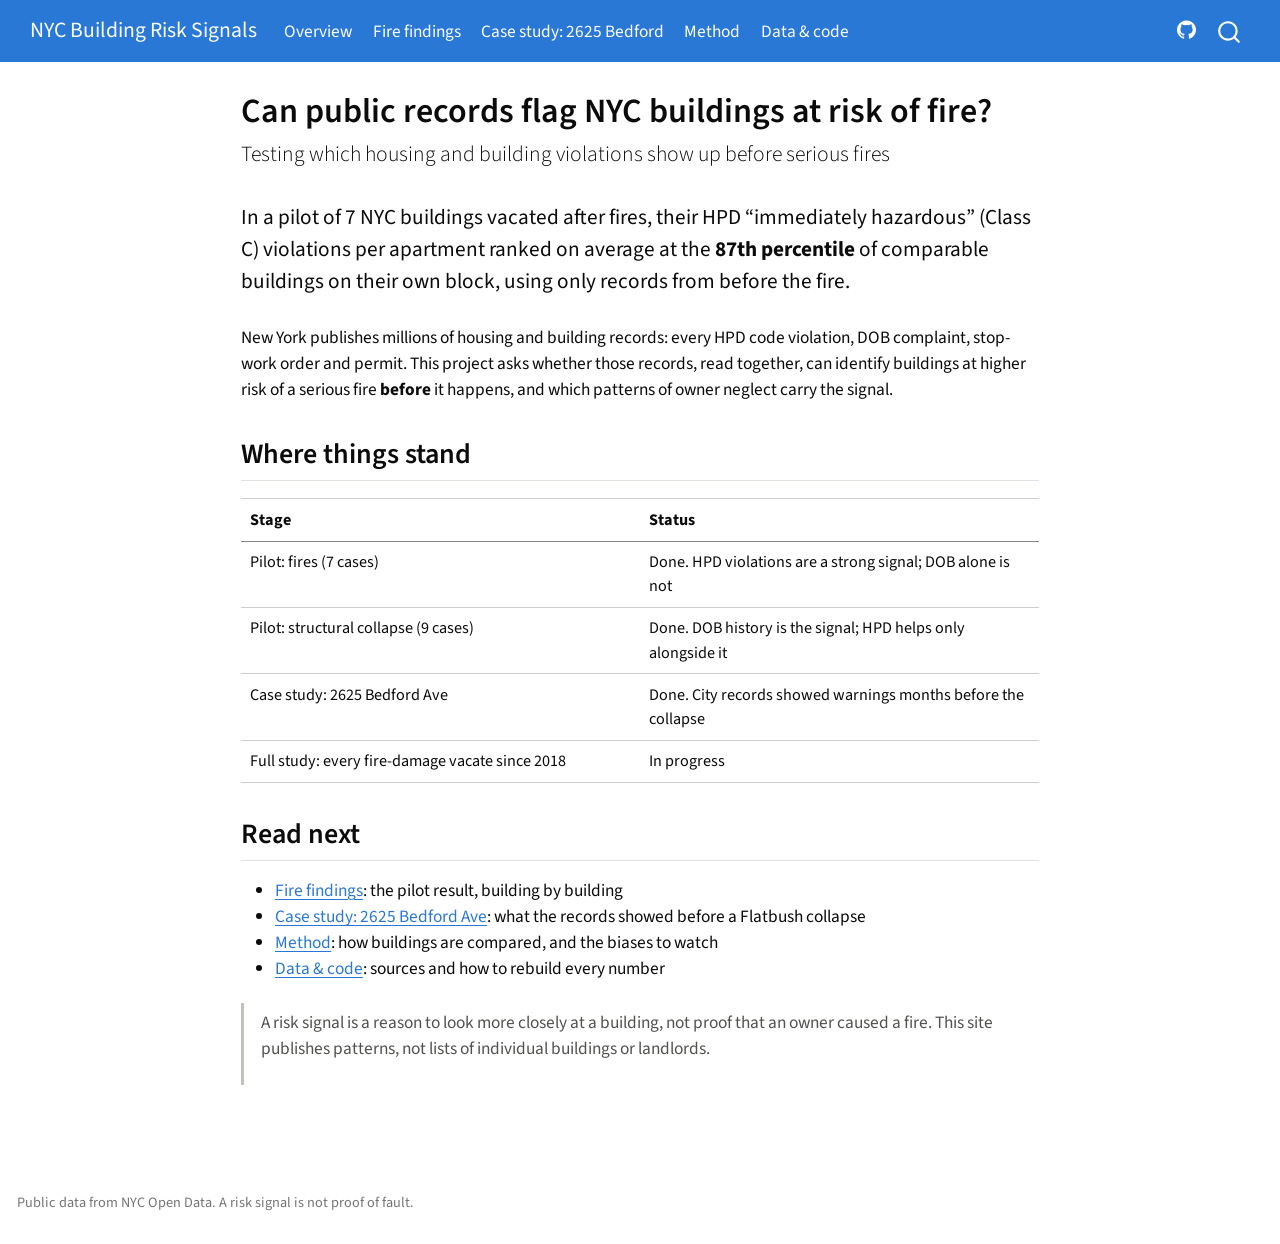
<file: index.html>
<!DOCTYPE html>
<html xmlns="http://www.w3.org/1999/xhtml" lang="en" xml:lang="en"><head>

<meta charset="utf-8">
<meta name="generator" content="quarto-1.11.9">

<meta name="viewport" content="width=device-width, initial-scale=1.0, user-scalable=yes">


<title>Can public records flag NYC buildings at risk of fire? – NYC Building Risk Signals</title>
<style>
/* Default styles provided by pandoc.
** See https://pandoc.org/MANUAL.html#variables-for-html for config info.
*/
span.smallcaps{font-variant: small-caps;}
div.columns{display: flex; gap: 1.5em;}
div.column{flex: auto;}
@media screen {
div.columns{gap: min(4vw, 1.5em);}
div.column{overflow-x: auto;}
}
div.hanging-indent{margin-left: 1.5em; text-indent: -1.5em;}
ul.task-list{list-style: none;}
ul.task-list li input[type="checkbox"] {
  width: 0.8em;
  margin: 0 0.8em 0.2em -1em; /* quarto-specific, see https://github.com/quarto-dev/quarto-cli/issues/4556 */ 
  vertical-align: middle;
}
</style>


<script src="site_libs/quarto-nav/quarto-nav.js"></script>
<script src="site_libs/quarto-nav/headroom.min.js"></script>
<script src="site_libs/clipboard/clipboard.min.js"></script>
<script src="site_libs/quarto-search/autocomplete.umd.js"></script>
<script src="site_libs/quarto-search/fuse.min.js"></script>
<script src="site_libs/quarto-search/quarto-search.js"></script>
<meta name="quarto:offset" content="./">
<script src="site_libs/quarto-html/quarto.js" type="module"></script>
<script src="site_libs/quarto-html/tabsets/tabsets.js" type="module"></script>
<script src="site_libs/quarto-html/scrollable-regions/scrollable-regions.js" type="module"></script>
<script src="site_libs/quarto-html/popper.min.js"></script>
<script src="site_libs/quarto-html/tippy.umd.min.js"></script>
<script src="site_libs/quarto-html/anchor.min.js"></script>
<link href="site_libs/quarto-html/tippy.css" rel="stylesheet">
<link href="site_libs/quarto-html/quarto-syntax-highlighting-63b5708e65d6cd79cd7618c58d0c21e7.css" rel="stylesheet" id="quarto-text-highlighting-styles">
<script src="site_libs/bootstrap/bootstrap.min.js"></script>
<link href="site_libs/bootstrap/bootstrap-icons.css" rel="stylesheet">
<link href="site_libs/bootstrap/bootstrap-b270140b1694472b237f40ffa2bf049b.min.css" rel="stylesheet" append-hash="true" id="quarto-bootstrap" data-mode="light">
<script id="quarto-search-options" type="application/json">{
  "location": "navbar",
  "copy-button": false,
  "collapse-after": 3,
  "panel-placement": "end",
  "type": "overlay",
  "limit": 50,
  "keyboard-shortcut": [
    "f",
    "/",
    "s"
  ],
  "show-item-context": false,
  "language": {
    "search-no-results-text": "No results",
    "search-matching-documents-text": "matching documents",
    "search-copy-link-title": "Copy link to search",
    "search-hide-matches-text": "Hide additional matches",
    "search-more-match-text": "more match in this document",
    "search-more-matches-text": "more matches in this document",
    "search-clear-button-title": "Clear",
    "search-text-placeholder": "",
    "search-detached-cancel-button-title": "Cancel",
    "search-submit-button-title": "Submit",
    "search-label": "Search"
  }
}</script>


</head>

<body class="nav-fixed fullcontent quarto-light"><a id="quarto-skip-link" class="visually-hidden-focusable" href="#quarto-document-content">Skip to main content</a>

<div id="quarto-search-results"></div>
  <header id="quarto-header" class="headroom fixed-top">
    <nav class="navbar navbar-expand-lg " data-bs-theme="dark" aria-label="Site">
      <div class="navbar-container container-fluid">
      <div class="navbar-brand-container mx-auto">
    <a class="navbar-brand" href="./index.html">
    <span class="navbar-title">NYC Building Risk Signals</span>
    </a>
  </div>
          <button class="navbar-toggler" type="button" data-bs-toggle="collapse" data-bs-target="#navbarCollapse" aria-controls="navbarCollapse" aria-expanded="false" aria-label="Toggle navigation" onclick="if (window.quartoToggleHeadroom) { window.quartoToggleHeadroom(); }">
  <span class="navbar-toggler-icon"></span>
</button>
          <div class="collapse navbar-collapse" id="navbarCollapse">
            <ul class="navbar-nav navbar-nav-scroll me-auto">
  <li class="nav-item">
    <a class="nav-link active" href="./index.html" aria-current="page"> 
<span class="menu-text">Overview</span></a>
  </li>  
  <li class="nav-item">
    <a class="nav-link" href="./fire.html"> 
<span class="menu-text">Fire findings</span></a>
  </li>  
  <li class="nav-item">
    <a class="nav-link" href="./case-study.html"> 
<span class="menu-text">Case study: 2625 Bedford</span></a>
  </li>  
  <li class="nav-item">
    <a class="nav-link" href="./method.html"> 
<span class="menu-text">Method</span></a>
  </li>  
  <li class="nav-item">
    <a class="nav-link" href="./data.html"> 
<span class="menu-text">Data &amp; code</span></a>
  </li>  
</ul>
            <ul class="navbar-nav navbar-nav-scroll ms-auto">
  <li class="nav-item compact">
    <a class="nav-link" href="https://github.com/zeitakz/nyc-building-risk"> <i class="bi bi-github" role="img">
</i> 
<span class="menu-text"></span></a>
  </li>  
</ul>
          </div> <!-- /navcollapse -->
            <div class="quarto-navbar-tools">
</div>
            <div id="quarto-search" class="" title="Search"></div>
      </div> <!-- /container-fluid -->
    </nav>
</header>
<!-- content -->
<div id="quarto-content" class="quarto-container page-columns page-rows-contents page-layout-article page-navbar">
<!-- sidebar -->
<!-- margin-sidebar -->
    
<!-- main -->
<main class="content" id="quarto-document-content" tabindex="-1">

<header id="title-block-header" class="quarto-title-block default">
<div class="quarto-title">
<h1 class="title">Can public records flag NYC buildings at risk of fire?</h1>
<p class="subtitle lead">Testing which housing and building violations show up before serious fires</p>
</div>



<div class="quarto-title-meta">

    
  
    
  </div>
  


</header>


<div class="lead-finding">
<p>In a pilot of 7 NYC buildings vacated after fires, their HPD “immediately hazardous” (Class C) violations per apartment ranked on average at the <strong>87th percentile</strong> of comparable buildings on their own block, using only records from before the fire.</p>
</div>
<p>New York publishes millions of housing and building records: every HPD code violation, DOB complaint, stop-work order and permit. This project asks whether those records, read together, can identify buildings at higher risk of a serious fire <strong>before</strong> it happens, and which patterns of owner neglect carry the signal.</p>
<section id="where-things-stand" class="level2">
<h2 class="anchored" data-anchor-id="where-things-stand">Where things stand</h2>
<table class="caption-top table">
<colgroup>
<col style="width: 50%">
<col style="width: 50%">
</colgroup>
<thead>
<tr class="header">
<th>Stage</th>
<th>Status</th>
</tr>
</thead>
<tbody>
<tr class="odd">
<td>Pilot: fires (7 cases)</td>
<td>Done. HPD violations are a strong signal; DOB alone is not</td>
</tr>
<tr class="even">
<td>Pilot: structural collapse (9 cases)</td>
<td>Done. DOB history is the signal; HPD helps only alongside it</td>
</tr>
<tr class="odd">
<td>Case study: 2625 Bedford Ave</td>
<td>Done. City records showed warnings months before the collapse</td>
</tr>
<tr class="even">
<td>Full study: every fire-damage vacate since 2018</td>
<td>In progress</td>
</tr>
</tbody>
</table>
</section>
<section id="read-next" class="level2">
<h2 class="anchored" data-anchor-id="read-next">Read next</h2>
<ul>
<li><a href="./fire.html">Fire findings</a>: the pilot result, building by building</li>
<li><a href="./case-study.html">Case study: 2625 Bedford Ave</a>: what the records showed before a Flatbush collapse</li>
<li><a href="./method.html">Method</a>: how buildings are compared, and the biases to watch</li>
<li><a href="./data.html">Data &amp; code</a>: sources and how to rebuild every number</li>
</ul>
<div class="caveat">
<p>A risk signal is a reason to look more closely at a building, not proof that an owner caused a fire. This site publishes patterns, not lists of individual buildings or landlords.</p>
</div>


</section>

</main> <!-- /main -->
<script id="quarto-html-after-body" type="application/javascript">
  window.document.addEventListener("DOMContentLoaded", function (event) {
    const icon = "";
    const anchorJS = new window.AnchorJS();
    anchorJS.options = {
      placement: 'right',
      icon: icon
    };
    anchorJS.add('.anchored');
    const isCodeAnnotation = (el) => {
      for (const clz of el.classList) {
        if (clz.startsWith('code-annotation-')) {                     
          return true;
        }
      }
      return false;
    }
    const onCopySuccess = function(e) {
      // button target
      const button = e.trigger;
      // don't keep focus
      button.blur();
      // flash "checked"
      button.classList.add('code-copy-button-checked');
      var currentTitle = button.getAttribute("title");
      button.setAttribute("title", "Copied!");
      let tooltip;
      if (window.bootstrap) {
        button.setAttribute("data-bs-toggle", "tooltip");
        button.setAttribute("data-bs-placement", "left");
        button.setAttribute("data-bs-title", "Copied!");
        tooltip = new bootstrap.Tooltip(button, 
          { trigger: "manual", 
            customClass: "code-copy-button-tooltip",
            offset: [0, -8]});
        tooltip.show();    
      }
      setTimeout(function() {
        if (tooltip) {
          tooltip.hide();
          button.removeAttribute("data-bs-title");
          button.removeAttribute("data-bs-toggle");
          button.removeAttribute("data-bs-placement");
        }
        button.setAttribute("title", currentTitle);
        button.classList.remove('code-copy-button-checked');
      }, 1000);
      // clear code selection
      e.clearSelection();
    }
    const getTextToCopy = function(trigger) {
      const outerScaffold = trigger.parentElement.cloneNode(true);
      const codeEl = outerScaffold.querySelector('code');
      for (const childEl of codeEl.children) {
        if (isCodeAnnotation(childEl)) {
          childEl.remove();
        }
      }
      return codeEl.innerText;
    }
    const clipboard = new window.ClipboardJS('.code-copy-button:not([data-in-quarto-modal])', {
      text: getTextToCopy
    });
    clipboard.on('success', onCopySuccess);
    if (window.document.getElementById('quarto-embedded-source-code-modal')) {
      const clipboardModal = new window.ClipboardJS('.code-copy-button[data-in-quarto-modal]', {
        text: getTextToCopy,
        container: window.document.getElementById('quarto-embedded-source-code-modal')
      });
      clipboardModal.on('success', onCopySuccess);
    }
      var localhostRegex = new RegExp(/^(?:http|https):\/\/localhost\:?[0-9]*\//);
      var mailtoRegex = new RegExp(/^mailto:/);
        var filterRegex = new RegExp("https:\/\/zeitakz\.github\.io\/nyc-building-risk\/");
      var isInternal = (href) => {
          return filterRegex.test(href) || localhostRegex.test(href) || mailtoRegex.test(href);
      }
      // Inspect non-navigation links and adorn them if external
      window.quartoDecorateExternalLinks = function (root) {
     var links = (root || window.document).querySelectorAll('a[href]:not(.nav-link):not(.navbar-brand):not(.toc-action):not(.sidebar-link):not(.sidebar-item-toggle):not(.pagination-link):not(.no-external):not([aria-hidden]):not(.dropdown-item):not(.quarto-navigation-tool):not(.about-link)');
      for (var i=0; i<links.length; i++) {
        const link = links[i];
        if (!isInternal(link.href)) {
          // undo the damage that might have been done by quarto-nav.js in the case of
          // links that we want to consider external
          if (link.dataset.originalHref !== undefined) {
            link.href = link.dataset.originalHref;
          }
          if (!link.classList.contains('no-external-icon')) {
          }
        }
      }
      };
      window.quartoDecorateExternalLinks(window.document);
    // Esc closes the popup (WCAG 1.4.13) and focus leaving both trigger and
    // popup closes it (WCAG 2.4.11); tippy handles neither for interactive popups.
    const hideOnEscAndFocusOut = {
      name: 'hideOnEscAndFocusOut',
      defaultValue: true,
      fn(instance) {
        const dismiss = () => {
          // A show scheduled by the trigger delay would otherwise reopen it
          instance.clearDelayTimeouts();
          instance.hide();
        };
        const onKeyDown = (event) => {
          if (event.key !== 'Escape') {
            return;
          }
          // Keep Esc from also reaching page handlers (e.g. reveal.js overview),
          // except an open reveal.js slide menu, which Esc should close too.
          // The menu handles keys only when its keyboard option is on.
          const menuHandlesEsc = window.Reveal?.getPlugin?.('menu')?.isOpen() &&
            window.Reveal.getConfig().menu?.keyboard !== false;
          if (!menuHandlesEsc) {
            event.stopPropagation();
          }
          if (instance.popper.contains(window.document.activeElement)) {
            // Disabled while refocusing so the focus trigger does not reopen it
            instance.disable();
            instance.reference.focus();
            instance.enable();
          }
          dismiss();
        };
        const onFocusOut = (event) => {
          const target = event.relatedTarget;
          if (target && !instance.reference.contains(target) &&
              !instance.popper.contains(target)) {
            dismiss();
          }
        };
        // On the trigger too: a click trigger (code-annotations: select) has no
        // blur handling. Attached for the instance's lifetime so leaving the
        // trigger also cancels a show still pending on the trigger delay.
        instance.reference.addEventListener('focusout', onFocusOut);
        return {
          onShow() {
            window.document.addEventListener('keydown', onKeyDown, true);
            instance.popper.addEventListener('focusout', onFocusOut);
          },
          onHide() {
            window.document.removeEventListener('keydown', onKeyDown, true);
            instance.popper.removeEventListener('focusout', onFocusOut);
          },
          onDestroy() {
            instance.reference.removeEventListener('focusout', onFocusOut);
          },
        };
      },
    };
    function tippyHover(el, contentFn, onTriggerFn, onUntriggerFn) {
      const config = {
        allowHTML: true,
        maxWidth: 500,
        delay: 100,
        arrow: false,
        appendTo: function(el) {
            return el.parentElement;
        },
        interactive: true,
        interactiveBorder: 10,
        theme: 'quarto',
        placement: 'bottom-start',
        plugins: [hideOnEscAndFocusOut],
      };
      if (contentFn) {
        config.content = contentFn;
      }
      if (onTriggerFn) {
        config.onTrigger = onTriggerFn;
      }
      if (onUntriggerFn) {
        config.onUntrigger = onUntriggerFn;
      }
      window.tippy(el, config); 
    }
    const noterefs = window.document.querySelectorAll('a[role="doc-noteref"]');
    for (var i=0; i<noterefs.length; i++) {
      const ref = noterefs[i];
      tippyHover(ref, function() {
        // use id or data attribute instead here
        let href = ref.getAttribute('data-footnote-href') || ref.getAttribute('href');
        try { href = new URL(href).hash; } catch {}
        const id = href.replace(/^#\/?/, "");
        const note = window.document.getElementById(id);
        if (note) {
          return note.innerHTML;
        } else {
          return "";
        }
      });
    }
    const xrefs = window.document.querySelectorAll('a.quarto-xref');
    const processXRef = (id, note) => {
      // Strip column container classes
      const stripColumnClz = (el) => {
        el.classList.remove("page-full", "page-columns");
        if (el.children) {
          for (const child of el.children) {
            stripColumnClz(child);
          }
        }
      }
      stripColumnClz(note)
      if (id === null || id.startsWith('sec-')) {
        // Special case sections, only their first couple elements
        const container = document.createElement("div");
        if (note.children && note.children.length > 2) {
          container.appendChild(note.children[0].cloneNode(true));
          for (let i = 1; i < note.children.length; i++) {
            const child = note.children[i];
            if (child.tagName === "P" && child.innerText === "") {
              continue;
            } else {
              container.appendChild(child.cloneNode(true));
              break;
            }
          }
          if (window.Quarto?.typesetMath) {
            window.Quarto.typesetMath(container);
          }
          return container.innerHTML
        } else {
          if (window.Quarto?.typesetMath) {
            window.Quarto.typesetMath(note);
          }
          return note.innerHTML;
        }
      } else {
        // Remove any anchor links if they are present
        const anchorLink = note.querySelector('a.anchorjs-link');
        if (anchorLink) {
          anchorLink.remove();
        }
        if (window.Quarto?.typesetMath) {
          window.Quarto.typesetMath(note);
        }
        if (note.classList.contains("callout")) {
          return note.outerHTML;
        } else {
          return note.innerHTML;
        }
      }
    }
    for (var i=0; i<xrefs.length; i++) {
      const xref = xrefs[i];
      tippyHover(xref, undefined, function(instance) {
        instance.disable();
        let url = xref.getAttribute('href');
        let hash = undefined; 
        if (url.startsWith('#')) {
          hash = url;
        } else {
          try { hash = new URL(url).hash; } catch {}
        }
        if (hash) {
          const id = hash.replace(/^#\/?/, "");
          const note = window.document.getElementById(id);
          if (note !== null) {
            try {
              const html = processXRef(id, note.cloneNode(true));
              instance.setContent(html);
            } finally {
              instance.enable();
              instance.show();
            }
          } else {
            // See if we can fetch this
            fetch(url.split('#')[0])
            .then(res => res.text())
            .then(html => {
              const parser = new DOMParser();
              const htmlDoc = parser.parseFromString(html, "text/html");
              const note = htmlDoc.getElementById(id);
              if (note !== null) {
                const html = processXRef(id, note);
                instance.setContent(html);
              } 
            }).finally(() => {
              instance.enable();
              instance.show();
            });
          }
        } else {
          // See if we can fetch a full url (with no hash to target)
          // This is a special case and we should probably do some content thinning / targeting
          fetch(url)
          .then(res => res.text())
          .then(html => {
            const parser = new DOMParser();
            const htmlDoc = parser.parseFromString(html, "text/html");
            const note = htmlDoc.querySelector('main.content');
            if (note !== null) {
              // This should only happen for chapter cross references
              // (since there is no id in the URL)
              // remove the first header
              if (note.children.length > 0 && note.children[0].tagName === "HEADER") {
                note.children[0].remove();
              }
              const html = processXRef(null, note);
              instance.setContent(html);
            } 
          }).finally(() => {
            instance.enable();
            instance.show();
          });
        }
      }, function(instance) {
      });
    }
        let selectedAnnoteEl;
        const selectorForAnnotation = ( cell, annotation) => {
          let cellAttr = 'data-code-cell="' + cell + '"';
          let lineAttr = 'data-code-annotation="' +  annotation + '"';
          const selector = 'span[' + cellAttr + '][' + lineAttr + ']';
          return selector;
        }
        const selectCodeLines = (annoteEl) => {
          const doc = window.document;
          const targetCell = annoteEl.getAttribute("data-target-cell");
          const targetAnnotation = annoteEl.getAttribute("data-target-annotation");
          const annoteSpan = window.document.querySelector(selectorForAnnotation(targetCell, targetAnnotation));
          const lines = annoteSpan.getAttribute("data-code-lines").split(",");
          const lineIds = lines.map((line) => {
            return targetCell + "-" + line;
          })
          // Each band is positioned against its own containing block, which is
          // not the offsetParent of the lines, so place it from client rects.
          const placeBand = (band, firstEl, lastEl, codeBlock) => {
            const container = band.offsetParent;
            if (container === null) {
              return;
            }
            const containerRect = container.getBoundingClientRect();
            // Reveal.js scales slides with a transform, so convert client
            // pixels back to the CSS pixels of the container.
            const scale = containerRect.height / container.offsetHeight || 1;
            const firstRect = firstEl.getBoundingClientRect();
            const lastRect = lastEl.getBoundingClientRect();
            const top = (firstRect.top - containerRect.top) / scale - container.clientTop + container.scrollTop;
            const height = (lastRect.bottom - firstRect.top) / scale;
            band.style.top = top - 2 + "px";
            band.style.height = height + 4 + "px";
            if (codeBlock) {
              // Without the copy button wrapper, the containing block is wider
              // than the code block, so span the code block explicitly.
              const blockRect = codeBlock.getBoundingClientRect();
              band.style.left = (blockRect.left - containerRect.left) / scale - container.clientLeft + container.scrollLeft + "px";
              band.style.width = blockRect.width / scale + "px";
            }
          };
          if (lineIds.length > 0) {
            const el = window.document.getElementById(lineIds[0]);
            const lastEl = window.document.getElementById(lineIds[lineIds.length - 1]);
            const parent = el.parentElement.parentElement;
            // cook up a div (if necessary) and position it
            let div = window.document.getElementById("code-annotation-line-highlight");
            if (div === null) {
              div = window.document.createElement("div");
              div.setAttribute("id", "code-annotation-line-highlight");
              div.style.position = 'absolute';
              parent.appendChild(div);
            }
            placeBand(div, el, lastEl, parent.closest("div.sourceCode") || parent);
            let gutterDiv = window.document.getElementById("code-annotation-line-highlight-gutter");
            if (gutterDiv === null) {
              gutterDiv = window.document.createElement("div");
              gutterDiv.setAttribute("id", "code-annotation-line-highlight-gutter");
              gutterDiv.style.position = 'absolute';
              const codeCell = window.document.getElementById(targetCell);
              const gutter = codeCell.querySelector('.code-annotation-gutter');
              gutter.appendChild(gutterDiv);
            }
            placeBand(gutterDiv, el, lastEl);
            selectedAnnoteEl = annoteEl;
          }
        };
        const unselectCodeLines = () => {
          const elementsIds = ["code-annotation-line-highlight", "code-annotation-line-highlight-gutter"];
          elementsIds.forEach((elId) => {
            const div = window.document.getElementById(elId);
            if (div) {
              div.remove();
            }
          });
          selectedAnnoteEl = undefined;
        };
          // Handle positioning of the toggle
      window.addEventListener(
        "resize",
        throttle(() => {
          elRect = undefined;
          if (selectedAnnoteEl) {
            selectCodeLines(selectedAnnoteEl);
          }
        }, 10)
      );
      function throttle(fn, ms) {
      let throttle = false;
      let timer;
        return (...args) => {
          if(!throttle) { // first call gets through
              fn.apply(this, args);
              throttle = true;
          } else { // all the others get throttled
              if(timer) clearTimeout(timer); // cancel #2
              timer = setTimeout(() => {
                fn.apply(this, args);
                timer = throttle = false;
              }, ms);
          }
        };
      }
        // Attach click handler to the DT
        const annoteDls = window.document.querySelectorAll('dt[data-target-cell]');
        for (const annoteDlNode of annoteDls) {
          annoteDlNode.addEventListener('click', (event) => {
            const clickedEl = event.target;
            if (clickedEl !== selectedAnnoteEl) {
              unselectCodeLines();
              const activeEl = window.document.querySelector('dt[data-target-cell].code-annotation-active');
              if (activeEl) {
                activeEl.classList.remove('code-annotation-active');
              }
              selectCodeLines(clickedEl);
              clickedEl.classList.add('code-annotation-active');
            } else {
              // Unselect the line
              unselectCodeLines();
              clickedEl.classList.remove('code-annotation-active');
            }
          });
        }
    const findCites = (el) => {
      const parentEl = el.parentElement;
      if (parentEl) {
        const cites = parentEl.dataset.cites;
        if (cites) {
          return {
            el,
            cites: cites.split(' ')
          };
        } else {
          return findCites(el.parentElement)
        }
      } else {
        return undefined;
      }
    };
    var bibliorefs = window.document.querySelectorAll('a[role="doc-biblioref"]');
    for (var i=0; i<bibliorefs.length; i++) {
      const ref = bibliorefs[i];
      const citeInfo = findCites(ref);
      if (citeInfo) {
        tippyHover(citeInfo.el, function() {
          var popup = window.document.createElement('div');
          citeInfo.cites.forEach(function(cite) {
            var citeDiv = window.document.createElement('div');
            citeDiv.classList.add('hanging-indent');
            citeDiv.classList.add('csl-entry');
            var biblioDiv = window.document.getElementById('ref-' + cite);
            if (biblioDiv) {
              citeDiv.innerHTML = biblioDiv.innerHTML;
            }
            popup.appendChild(citeDiv);
          });
          return popup.innerHTML;
        });
      }
    }
  });
  </script>
  <script type="application/javascript">
  window.quartoScrollableRegionsLabels = {"code":"Scrollable code","output":"Scrollable output"};
  </script>
</div> <!-- /content -->
<footer class="footer">
  <div class="nav-footer">
    <div class="nav-footer-left">
<p>Public data from NYC Open Data. A risk signal is not proof of fault.</p>
</div>   
    <div class="nav-footer-center">
      &nbsp;
    </div>
    <div class="nav-footer-right">
      &nbsp;
    </div>
  </div>
</footer>




</body></html>
</file>
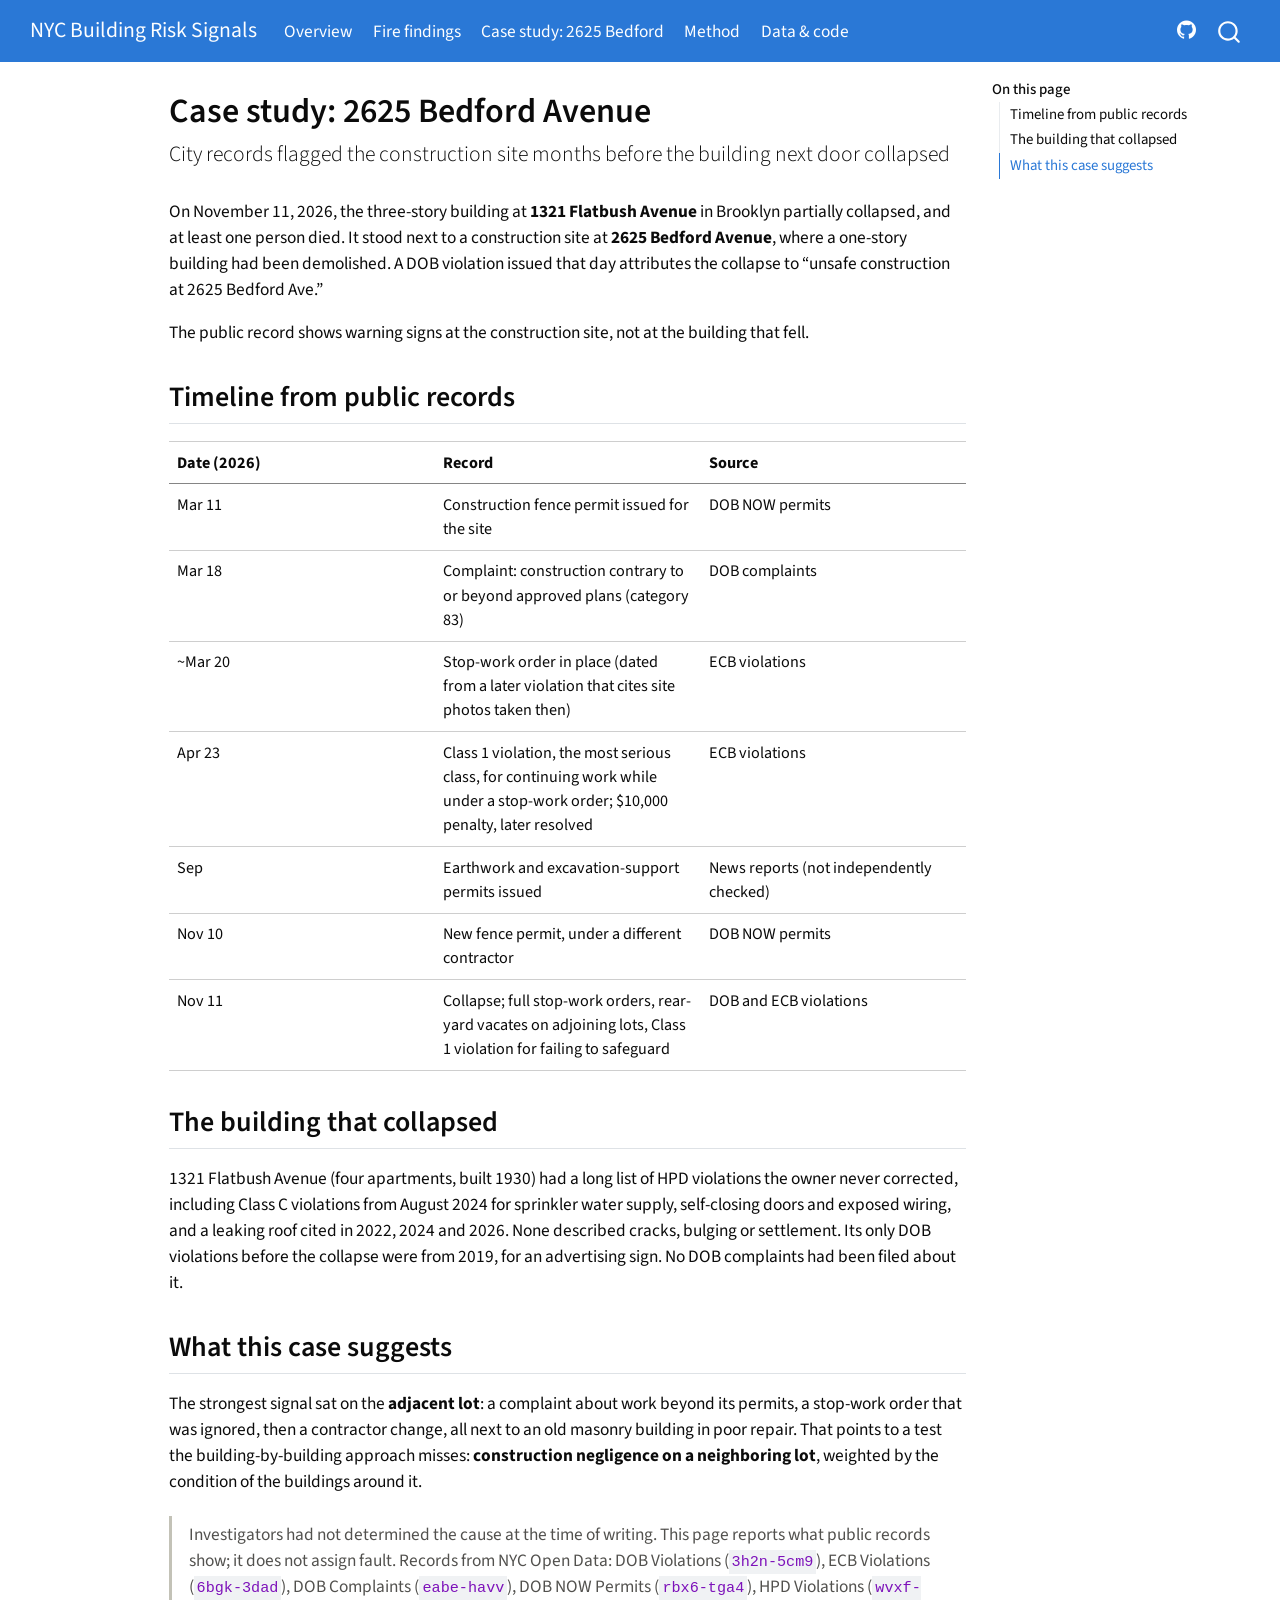
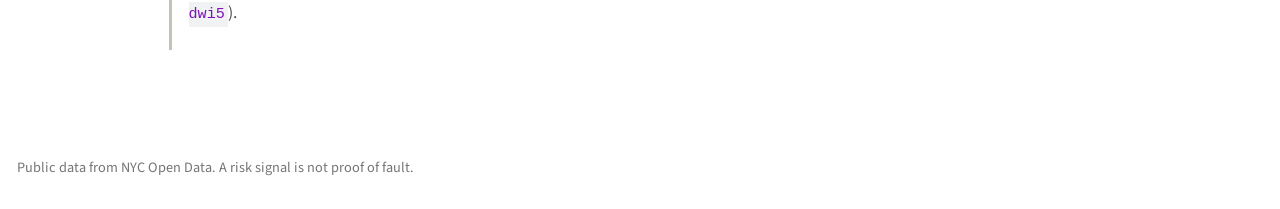
<file: case-study.html>
<!DOCTYPE html>
<html xmlns="http://www.w3.org/1999/xhtml" lang="en" xml:lang="en"><head>

<meta charset="utf-8">
<meta name="generator" content="quarto-1.11.9">

<meta name="viewport" content="width=device-width, initial-scale=1.0, user-scalable=yes">


<title>Case study: 2625 Bedford Avenue – NYC Building Risk Signals</title>
<style>
/* Default styles provided by pandoc.
** See https://pandoc.org/MANUAL.html#variables-for-html for config info.
*/
span.smallcaps{font-variant: small-caps;}
div.columns{display: flex; gap: 1.5em;}
div.column{flex: auto;}
@media screen {
div.columns{gap: min(4vw, 1.5em);}
div.column{overflow-x: auto;}
}
div.hanging-indent{margin-left: 1.5em; text-indent: -1.5em;}
ul.task-list{list-style: none;}
ul.task-list li input[type="checkbox"] {
  width: 0.8em;
  margin: 0 0.8em 0.2em -1em; /* quarto-specific, see https://github.com/quarto-dev/quarto-cli/issues/4556 */ 
  vertical-align: middle;
}
</style>


<script src="site_libs/quarto-nav/quarto-nav.js"></script>
<script src="site_libs/quarto-nav/headroom.min.js"></script>
<script src="site_libs/clipboard/clipboard.min.js"></script>
<script src="site_libs/quarto-search/autocomplete.umd.js"></script>
<script src="site_libs/quarto-search/fuse.min.js"></script>
<script src="site_libs/quarto-search/quarto-search.js"></script>
<meta name="quarto:offset" content="./">
<script src="site_libs/quarto-html/quarto.js" type="module"></script>
<script src="site_libs/quarto-html/tabsets/tabsets.js" type="module"></script>
<script src="site_libs/quarto-html/scrollable-regions/scrollable-regions.js" type="module"></script>
<script src="site_libs/quarto-html/popper.min.js"></script>
<script src="site_libs/quarto-html/tippy.umd.min.js"></script>
<script src="site_libs/quarto-html/anchor.min.js"></script>
<link href="site_libs/quarto-html/tippy.css" rel="stylesheet">
<link href="site_libs/quarto-html/quarto-syntax-highlighting-63b5708e65d6cd79cd7618c58d0c21e7.css" rel="stylesheet" id="quarto-text-highlighting-styles">
<script src="site_libs/bootstrap/bootstrap.min.js"></script>
<link href="site_libs/bootstrap/bootstrap-icons.css" rel="stylesheet">
<link href="site_libs/bootstrap/bootstrap-b270140b1694472b237f40ffa2bf049b.min.css" rel="stylesheet" append-hash="true" id="quarto-bootstrap" data-mode="light">
<script id="quarto-search-options" type="application/json">{
  "location": "navbar",
  "copy-button": false,
  "collapse-after": 3,
  "panel-placement": "end",
  "type": "overlay",
  "limit": 50,
  "keyboard-shortcut": [
    "f",
    "/",
    "s"
  ],
  "show-item-context": false,
  "language": {
    "search-no-results-text": "No results",
    "search-matching-documents-text": "matching documents",
    "search-copy-link-title": "Copy link to search",
    "search-hide-matches-text": "Hide additional matches",
    "search-more-match-text": "more match in this document",
    "search-more-matches-text": "more matches in this document",
    "search-clear-button-title": "Clear",
    "search-text-placeholder": "",
    "search-detached-cancel-button-title": "Cancel",
    "search-submit-button-title": "Submit",
    "search-label": "Search"
  }
}</script>


</head>

<body class="nav-fixed quarto-light"><a id="quarto-skip-link" class="visually-hidden-focusable" href="#quarto-document-content">Skip to main content</a>

<div id="quarto-search-results"></div>
  <header id="quarto-header" class="headroom fixed-top">
    <nav class="navbar navbar-expand-lg " data-bs-theme="dark" aria-label="Site">
      <div class="navbar-container container-fluid">
      <div class="navbar-brand-container mx-auto">
    <a class="navbar-brand" href="./index.html">
    <span class="navbar-title">NYC Building Risk Signals</span>
    </a>
  </div>
          <button class="navbar-toggler" type="button" data-bs-toggle="collapse" data-bs-target="#navbarCollapse" aria-controls="navbarCollapse" aria-expanded="false" aria-label="Toggle navigation" onclick="if (window.quartoToggleHeadroom) { window.quartoToggleHeadroom(); }">
  <span class="navbar-toggler-icon"></span>
</button>
          <div class="collapse navbar-collapse" id="navbarCollapse">
            <ul class="navbar-nav navbar-nav-scroll me-auto">
  <li class="nav-item">
    <a class="nav-link" href="./index.html"> 
<span class="menu-text">Overview</span></a>
  </li>  
  <li class="nav-item">
    <a class="nav-link" href="./fire.html"> 
<span class="menu-text">Fire findings</span></a>
  </li>  
  <li class="nav-item">
    <a class="nav-link active" href="./case-study.html" aria-current="page"> 
<span class="menu-text">Case study: 2625 Bedford</span></a>
  </li>  
  <li class="nav-item">
    <a class="nav-link" href="./method.html"> 
<span class="menu-text">Method</span></a>
  </li>  
  <li class="nav-item">
    <a class="nav-link" href="./data.html"> 
<span class="menu-text">Data &amp; code</span></a>
  </li>  
</ul>
            <ul class="navbar-nav navbar-nav-scroll ms-auto">
  <li class="nav-item compact">
    <a class="nav-link" href="https://github.com/zeitakz/nyc-building-risk"> <i class="bi bi-github" role="img">
</i> 
<span class="menu-text"></span></a>
  </li>  
</ul>
          </div> <!-- /navcollapse -->
            <div class="quarto-navbar-tools">
</div>
            <div id="quarto-search" class="" title="Search"></div>
      </div> <!-- /container-fluid -->
    </nav>
</header>
<!-- content -->
<div id="quarto-content" class="quarto-container page-columns page-rows-contents page-layout-article page-navbar">
<!-- sidebar -->
<!-- margin-sidebar -->
    <div id="quarto-margin-sidebar" class="sidebar margin-sidebar">
        <nav id="TOC" role="doc-toc" aria-labelledby="toc-title" class="toc-active">
    <h2 id="toc-title">On this page</h2>
   
  <ul>
  <li><a href="#timeline-from-public-records" id="toc-timeline-from-public-records" class="nav-link active" data-scroll-target="#timeline-from-public-records">Timeline from public records</a></li>
  <li><a href="#the-building-that-collapsed" id="toc-the-building-that-collapsed" class="nav-link" data-scroll-target="#the-building-that-collapsed">The building that collapsed</a></li>
  <li><a href="#what-this-case-suggests" id="toc-what-this-case-suggests" class="nav-link" data-scroll-target="#what-this-case-suggests">What this case suggests</a></li>
  </ul>
</nav>
    </div>
<!-- main -->
<main class="content" id="quarto-document-content" tabindex="-1">

<header id="title-block-header" class="quarto-title-block default">
<div class="quarto-title">
<h1 class="title">Case study: 2625 Bedford Avenue</h1>
<p class="subtitle lead">City records flagged the construction site months before the building next door collapsed</p>
</div>



<div class="quarto-title-meta">

    
  
    
  </div>
  


</header>


<p>On November 11, 2026, the three-story building at <strong>1321 Flatbush Avenue</strong> in Brooklyn partially collapsed, and at least one person died. It stood next to a construction site at <strong>2625 Bedford Avenue</strong>, where a one-story building had been demolished. A DOB violation issued that day attributes the collapse to “unsafe construction at 2625 Bedford Ave.”</p>
<p>The public record shows warning signs at the construction site, not at the building that fell.</p>
<section id="timeline-from-public-records" class="level2">
<h2 class="anchored" data-anchor-id="timeline-from-public-records">Timeline from public records</h2>
<table class="caption-top table">
<colgroup>
<col style="width: 33%">
<col style="width: 33%">
<col style="width: 33%">
</colgroup>
<thead>
<tr class="header">
<th>Date (2026)</th>
<th>Record</th>
<th>Source</th>
</tr>
</thead>
<tbody>
<tr class="odd">
<td>Mar 11</td>
<td>Construction fence permit issued for the site</td>
<td>DOB NOW permits</td>
</tr>
<tr class="even">
<td>Mar 18</td>
<td>Complaint: construction contrary to or beyond approved plans (category 83)</td>
<td>DOB complaints</td>
</tr>
<tr class="odd">
<td>~Mar 20</td>
<td>Stop-work order in place (dated from a later violation that cites site photos taken then)</td>
<td>ECB violations</td>
</tr>
<tr class="even">
<td>Apr 23</td>
<td>Class 1 violation, the most serious class, for continuing work while under a stop-work order; $10,000 penalty, later resolved</td>
<td>ECB violations</td>
</tr>
<tr class="odd">
<td>Sep</td>
<td>Earthwork and excavation-support permits issued</td>
<td>News reports (not independently checked)</td>
</tr>
<tr class="even">
<td>Nov 10</td>
<td>New fence permit, under a different contractor</td>
<td>DOB NOW permits</td>
</tr>
<tr class="odd">
<td>Nov 11</td>
<td>Collapse; full stop-work orders, rear-yard vacates on adjoining lots, Class 1 violation for failing to safeguard</td>
<td>DOB and ECB violations</td>
</tr>
</tbody>
</table>
</section>
<section id="the-building-that-collapsed" class="level2">
<h2 class="anchored" data-anchor-id="the-building-that-collapsed">The building that collapsed</h2>
<p>1321 Flatbush Avenue (four apartments, built 1930) had a long list of HPD violations the owner never corrected, including Class C violations from August 2024 for sprinkler water supply, self-closing doors and exposed wiring, and a leaking roof cited in 2022, 2024 and 2026. None described cracks, bulging or settlement. Its only DOB violations before the collapse were from 2019, for an advertising sign. No DOB complaints had been filed about it.</p>
</section>
<section id="what-this-case-suggests" class="level2">
<h2 class="anchored" data-anchor-id="what-this-case-suggests">What this case suggests</h2>
<p>The strongest signal sat on the <strong>adjacent lot</strong>: a complaint about work beyond its permits, a stop-work order that was ignored, then a contractor change, all next to an old masonry building in poor repair. That points to a test the building-by-building approach misses: <strong>construction negligence on a neighboring lot</strong>, weighted by the condition of the buildings around it.</p>
<div class="caveat">
<p>Investigators had not determined the cause at the time of writing. This page reports what public records show; it does not assign fault. Records from NYC Open Data: DOB Violations (<code>3h2n-5cm9</code>), ECB Violations (<code>6bgk-3dad</code>), DOB Complaints (<code>eabe-havv</code>), DOB NOW Permits (<code>rbx6-tga4</code>), HPD Violations (<code>wvxf-dwi5</code>).</p>
</div>


</section>

</main> <!-- /main -->
<script id="quarto-html-after-body" type="application/javascript">
  window.document.addEventListener("DOMContentLoaded", function (event) {
    const icon = "";
    const anchorJS = new window.AnchorJS();
    anchorJS.options = {
      placement: 'right',
      icon: icon
    };
    anchorJS.add('.anchored');
    const isCodeAnnotation = (el) => {
      for (const clz of el.classList) {
        if (clz.startsWith('code-annotation-')) {                     
          return true;
        }
      }
      return false;
    }
    const onCopySuccess = function(e) {
      // button target
      const button = e.trigger;
      // don't keep focus
      button.blur();
      // flash "checked"
      button.classList.add('code-copy-button-checked');
      var currentTitle = button.getAttribute("title");
      button.setAttribute("title", "Copied!");
      let tooltip;
      if (window.bootstrap) {
        button.setAttribute("data-bs-toggle", "tooltip");
        button.setAttribute("data-bs-placement", "left");
        button.setAttribute("data-bs-title", "Copied!");
        tooltip = new bootstrap.Tooltip(button, 
          { trigger: "manual", 
            customClass: "code-copy-button-tooltip",
            offset: [0, -8]});
        tooltip.show();    
      }
      setTimeout(function() {
        if (tooltip) {
          tooltip.hide();
          button.removeAttribute("data-bs-title");
          button.removeAttribute("data-bs-toggle");
          button.removeAttribute("data-bs-placement");
        }
        button.setAttribute("title", currentTitle);
        button.classList.remove('code-copy-button-checked');
      }, 1000);
      // clear code selection
      e.clearSelection();
    }
    const getTextToCopy = function(trigger) {
      const outerScaffold = trigger.parentElement.cloneNode(true);
      const codeEl = outerScaffold.querySelector('code');
      for (const childEl of codeEl.children) {
        if (isCodeAnnotation(childEl)) {
          childEl.remove();
        }
      }
      return codeEl.innerText;
    }
    const clipboard = new window.ClipboardJS('.code-copy-button:not([data-in-quarto-modal])', {
      text: getTextToCopy
    });
    clipboard.on('success', onCopySuccess);
    if (window.document.getElementById('quarto-embedded-source-code-modal')) {
      const clipboardModal = new window.ClipboardJS('.code-copy-button[data-in-quarto-modal]', {
        text: getTextToCopy,
        container: window.document.getElementById('quarto-embedded-source-code-modal')
      });
      clipboardModal.on('success', onCopySuccess);
    }
      var localhostRegex = new RegExp(/^(?:http|https):\/\/localhost\:?[0-9]*\//);
      var mailtoRegex = new RegExp(/^mailto:/);
        var filterRegex = new RegExp("https:\/\/zeitakz\.github\.io\/nyc-building-risk\/");
      var isInternal = (href) => {
          return filterRegex.test(href) || localhostRegex.test(href) || mailtoRegex.test(href);
      }
      // Inspect non-navigation links and adorn them if external
      window.quartoDecorateExternalLinks = function (root) {
     var links = (root || window.document).querySelectorAll('a[href]:not(.nav-link):not(.navbar-brand):not(.toc-action):not(.sidebar-link):not(.sidebar-item-toggle):not(.pagination-link):not(.no-external):not([aria-hidden]):not(.dropdown-item):not(.quarto-navigation-tool):not(.about-link)');
      for (var i=0; i<links.length; i++) {
        const link = links[i];
        if (!isInternal(link.href)) {
          // undo the damage that might have been done by quarto-nav.js in the case of
          // links that we want to consider external
          if (link.dataset.originalHref !== undefined) {
            link.href = link.dataset.originalHref;
          }
          if (!link.classList.contains('no-external-icon')) {
          }
        }
      }
      };
      window.quartoDecorateExternalLinks(window.document);
    // Esc closes the popup (WCAG 1.4.13) and focus leaving both trigger and
    // popup closes it (WCAG 2.4.11); tippy handles neither for interactive popups.
    const hideOnEscAndFocusOut = {
      name: 'hideOnEscAndFocusOut',
      defaultValue: true,
      fn(instance) {
        const dismiss = () => {
          // A show scheduled by the trigger delay would otherwise reopen it
          instance.clearDelayTimeouts();
          instance.hide();
        };
        const onKeyDown = (event) => {
          if (event.key !== 'Escape') {
            return;
          }
          // Keep Esc from also reaching page handlers (e.g. reveal.js overview),
          // except an open reveal.js slide menu, which Esc should close too.
          // The menu handles keys only when its keyboard option is on.
          const menuHandlesEsc = window.Reveal?.getPlugin?.('menu')?.isOpen() &&
            window.Reveal.getConfig().menu?.keyboard !== false;
          if (!menuHandlesEsc) {
            event.stopPropagation();
          }
          if (instance.popper.contains(window.document.activeElement)) {
            // Disabled while refocusing so the focus trigger does not reopen it
            instance.disable();
            instance.reference.focus();
            instance.enable();
          }
          dismiss();
        };
        const onFocusOut = (event) => {
          const target = event.relatedTarget;
          if (target && !instance.reference.contains(target) &&
              !instance.popper.contains(target)) {
            dismiss();
          }
        };
        // On the trigger too: a click trigger (code-annotations: select) has no
        // blur handling. Attached for the instance's lifetime so leaving the
        // trigger also cancels a show still pending on the trigger delay.
        instance.reference.addEventListener('focusout', onFocusOut);
        return {
          onShow() {
            window.document.addEventListener('keydown', onKeyDown, true);
            instance.popper.addEventListener('focusout', onFocusOut);
          },
          onHide() {
            window.document.removeEventListener('keydown', onKeyDown, true);
            instance.popper.removeEventListener('focusout', onFocusOut);
          },
          onDestroy() {
            instance.reference.removeEventListener('focusout', onFocusOut);
          },
        };
      },
    };
    function tippyHover(el, contentFn, onTriggerFn, onUntriggerFn) {
      const config = {
        allowHTML: true,
        maxWidth: 500,
        delay: 100,
        arrow: false,
        appendTo: function(el) {
            return el.parentElement;
        },
        interactive: true,
        interactiveBorder: 10,
        theme: 'quarto',
        placement: 'bottom-start',
        plugins: [hideOnEscAndFocusOut],
      };
      if (contentFn) {
        config.content = contentFn;
      }
      if (onTriggerFn) {
        config.onTrigger = onTriggerFn;
      }
      if (onUntriggerFn) {
        config.onUntrigger = onUntriggerFn;
      }
      window.tippy(el, config); 
    }
    const noterefs = window.document.querySelectorAll('a[role="doc-noteref"]');
    for (var i=0; i<noterefs.length; i++) {
      const ref = noterefs[i];
      tippyHover(ref, function() {
        // use id or data attribute instead here
        let href = ref.getAttribute('data-footnote-href') || ref.getAttribute('href');
        try { href = new URL(href).hash; } catch {}
        const id = href.replace(/^#\/?/, "");
        const note = window.document.getElementById(id);
        if (note) {
          return note.innerHTML;
        } else {
          return "";
        }
      });
    }
    const xrefs = window.document.querySelectorAll('a.quarto-xref');
    const processXRef = (id, note) => {
      // Strip column container classes
      const stripColumnClz = (el) => {
        el.classList.remove("page-full", "page-columns");
        if (el.children) {
          for (const child of el.children) {
            stripColumnClz(child);
          }
        }
      }
      stripColumnClz(note)
      if (id === null || id.startsWith('sec-')) {
        // Special case sections, only their first couple elements
        const container = document.createElement("div");
        if (note.children && note.children.length > 2) {
          container.appendChild(note.children[0].cloneNode(true));
          for (let i = 1; i < note.children.length; i++) {
            const child = note.children[i];
            if (child.tagName === "P" && child.innerText === "") {
              continue;
            } else {
              container.appendChild(child.cloneNode(true));
              break;
            }
          }
          if (window.Quarto?.typesetMath) {
            window.Quarto.typesetMath(container);
          }
          return container.innerHTML
        } else {
          if (window.Quarto?.typesetMath) {
            window.Quarto.typesetMath(note);
          }
          return note.innerHTML;
        }
      } else {
        // Remove any anchor links if they are present
        const anchorLink = note.querySelector('a.anchorjs-link');
        if (anchorLink) {
          anchorLink.remove();
        }
        if (window.Quarto?.typesetMath) {
          window.Quarto.typesetMath(note);
        }
        if (note.classList.contains("callout")) {
          return note.outerHTML;
        } else {
          return note.innerHTML;
        }
      }
    }
    for (var i=0; i<xrefs.length; i++) {
      const xref = xrefs[i];
      tippyHover(xref, undefined, function(instance) {
        instance.disable();
        let url = xref.getAttribute('href');
        let hash = undefined; 
        if (url.startsWith('#')) {
          hash = url;
        } else {
          try { hash = new URL(url).hash; } catch {}
        }
        if (hash) {
          const id = hash.replace(/^#\/?/, "");
          const note = window.document.getElementById(id);
          if (note !== null) {
            try {
              const html = processXRef(id, note.cloneNode(true));
              instance.setContent(html);
            } finally {
              instance.enable();
              instance.show();
            }
          } else {
            // See if we can fetch this
            fetch(url.split('#')[0])
            .then(res => res.text())
            .then(html => {
              const parser = new DOMParser();
              const htmlDoc = parser.parseFromString(html, "text/html");
              const note = htmlDoc.getElementById(id);
              if (note !== null) {
                const html = processXRef(id, note);
                instance.setContent(html);
              } 
            }).finally(() => {
              instance.enable();
              instance.show();
            });
          }
        } else {
          // See if we can fetch a full url (with no hash to target)
          // This is a special case and we should probably do some content thinning / targeting
          fetch(url)
          .then(res => res.text())
          .then(html => {
            const parser = new DOMParser();
            const htmlDoc = parser.parseFromString(html, "text/html");
            const note = htmlDoc.querySelector('main.content');
            if (note !== null) {
              // This should only happen for chapter cross references
              // (since there is no id in the URL)
              // remove the first header
              if (note.children.length > 0 && note.children[0].tagName === "HEADER") {
                note.children[0].remove();
              }
              const html = processXRef(null, note);
              instance.setContent(html);
            } 
          }).finally(() => {
            instance.enable();
            instance.show();
          });
        }
      }, function(instance) {
      });
    }
        let selectedAnnoteEl;
        const selectorForAnnotation = ( cell, annotation) => {
          let cellAttr = 'data-code-cell="' + cell + '"';
          let lineAttr = 'data-code-annotation="' +  annotation + '"';
          const selector = 'span[' + cellAttr + '][' + lineAttr + ']';
          return selector;
        }
        const selectCodeLines = (annoteEl) => {
          const doc = window.document;
          const targetCell = annoteEl.getAttribute("data-target-cell");
          const targetAnnotation = annoteEl.getAttribute("data-target-annotation");
          const annoteSpan = window.document.querySelector(selectorForAnnotation(targetCell, targetAnnotation));
          const lines = annoteSpan.getAttribute("data-code-lines").split(",");
          const lineIds = lines.map((line) => {
            return targetCell + "-" + line;
          })
          // Each band is positioned against its own containing block, which is
          // not the offsetParent of the lines, so place it from client rects.
          const placeBand = (band, firstEl, lastEl, codeBlock) => {
            const container = band.offsetParent;
            if (container === null) {
              return;
            }
            const containerRect = container.getBoundingClientRect();
            // Reveal.js scales slides with a transform, so convert client
            // pixels back to the CSS pixels of the container.
            const scale = containerRect.height / container.offsetHeight || 1;
            const firstRect = firstEl.getBoundingClientRect();
            const lastRect = lastEl.getBoundingClientRect();
            const top = (firstRect.top - containerRect.top) / scale - container.clientTop + container.scrollTop;
            const height = (lastRect.bottom - firstRect.top) / scale;
            band.style.top = top - 2 + "px";
            band.style.height = height + 4 + "px";
            if (codeBlock) {
              // Without the copy button wrapper, the containing block is wider
              // than the code block, so span the code block explicitly.
              const blockRect = codeBlock.getBoundingClientRect();
              band.style.left = (blockRect.left - containerRect.left) / scale - container.clientLeft + container.scrollLeft + "px";
              band.style.width = blockRect.width / scale + "px";
            }
          };
          if (lineIds.length > 0) {
            const el = window.document.getElementById(lineIds[0]);
            const lastEl = window.document.getElementById(lineIds[lineIds.length - 1]);
            const parent = el.parentElement.parentElement;
            // cook up a div (if necessary) and position it
            let div = window.document.getElementById("code-annotation-line-highlight");
            if (div === null) {
              div = window.document.createElement("div");
              div.setAttribute("id", "code-annotation-line-highlight");
              div.style.position = 'absolute';
              parent.appendChild(div);
            }
            placeBand(div, el, lastEl, parent.closest("div.sourceCode") || parent);
            let gutterDiv = window.document.getElementById("code-annotation-line-highlight-gutter");
            if (gutterDiv === null) {
              gutterDiv = window.document.createElement("div");
              gutterDiv.setAttribute("id", "code-annotation-line-highlight-gutter");
              gutterDiv.style.position = 'absolute';
              const codeCell = window.document.getElementById(targetCell);
              const gutter = codeCell.querySelector('.code-annotation-gutter');
              gutter.appendChild(gutterDiv);
            }
            placeBand(gutterDiv, el, lastEl);
            selectedAnnoteEl = annoteEl;
          }
        };
        const unselectCodeLines = () => {
          const elementsIds = ["code-annotation-line-highlight", "code-annotation-line-highlight-gutter"];
          elementsIds.forEach((elId) => {
            const div = window.document.getElementById(elId);
            if (div) {
              div.remove();
            }
          });
          selectedAnnoteEl = undefined;
        };
          // Handle positioning of the toggle
      window.addEventListener(
        "resize",
        throttle(() => {
          elRect = undefined;
          if (selectedAnnoteEl) {
            selectCodeLines(selectedAnnoteEl);
          }
        }, 10)
      );
      function throttle(fn, ms) {
      let throttle = false;
      let timer;
        return (...args) => {
          if(!throttle) { // first call gets through
              fn.apply(this, args);
              throttle = true;
          } else { // all the others get throttled
              if(timer) clearTimeout(timer); // cancel #2
              timer = setTimeout(() => {
                fn.apply(this, args);
                timer = throttle = false;
              }, ms);
          }
        };
      }
        // Attach click handler to the DT
        const annoteDls = window.document.querySelectorAll('dt[data-target-cell]');
        for (const annoteDlNode of annoteDls) {
          annoteDlNode.addEventListener('click', (event) => {
            const clickedEl = event.target;
            if (clickedEl !== selectedAnnoteEl) {
              unselectCodeLines();
              const activeEl = window.document.querySelector('dt[data-target-cell].code-annotation-active');
              if (activeEl) {
                activeEl.classList.remove('code-annotation-active');
              }
              selectCodeLines(clickedEl);
              clickedEl.classList.add('code-annotation-active');
            } else {
              // Unselect the line
              unselectCodeLines();
              clickedEl.classList.remove('code-annotation-active');
            }
          });
        }
    const findCites = (el) => {
      const parentEl = el.parentElement;
      if (parentEl) {
        const cites = parentEl.dataset.cites;
        if (cites) {
          return {
            el,
            cites: cites.split(' ')
          };
        } else {
          return findCites(el.parentElement)
        }
      } else {
        return undefined;
      }
    };
    var bibliorefs = window.document.querySelectorAll('a[role="doc-biblioref"]');
    for (var i=0; i<bibliorefs.length; i++) {
      const ref = bibliorefs[i];
      const citeInfo = findCites(ref);
      if (citeInfo) {
        tippyHover(citeInfo.el, function() {
          var popup = window.document.createElement('div');
          citeInfo.cites.forEach(function(cite) {
            var citeDiv = window.document.createElement('div');
            citeDiv.classList.add('hanging-indent');
            citeDiv.classList.add('csl-entry');
            var biblioDiv = window.document.getElementById('ref-' + cite);
            if (biblioDiv) {
              citeDiv.innerHTML = biblioDiv.innerHTML;
            }
            popup.appendChild(citeDiv);
          });
          return popup.innerHTML;
        });
      }
    }
  });
  </script>
  <script type="application/javascript">
  window.quartoScrollableRegionsLabels = {"code":"Scrollable code","output":"Scrollable output"};
  </script>
</div> <!-- /content -->
<footer class="footer">
  <div class="nav-footer">
    <div class="nav-footer-left">
<p>Public data from NYC Open Data. A risk signal is not proof of fault.</p>
</div>   
    <div class="nav-footer-center">
      &nbsp;
    </div>
    <div class="nav-footer-right">
      &nbsp;
    </div>
  </div>
</footer>




</body></html>
</file>
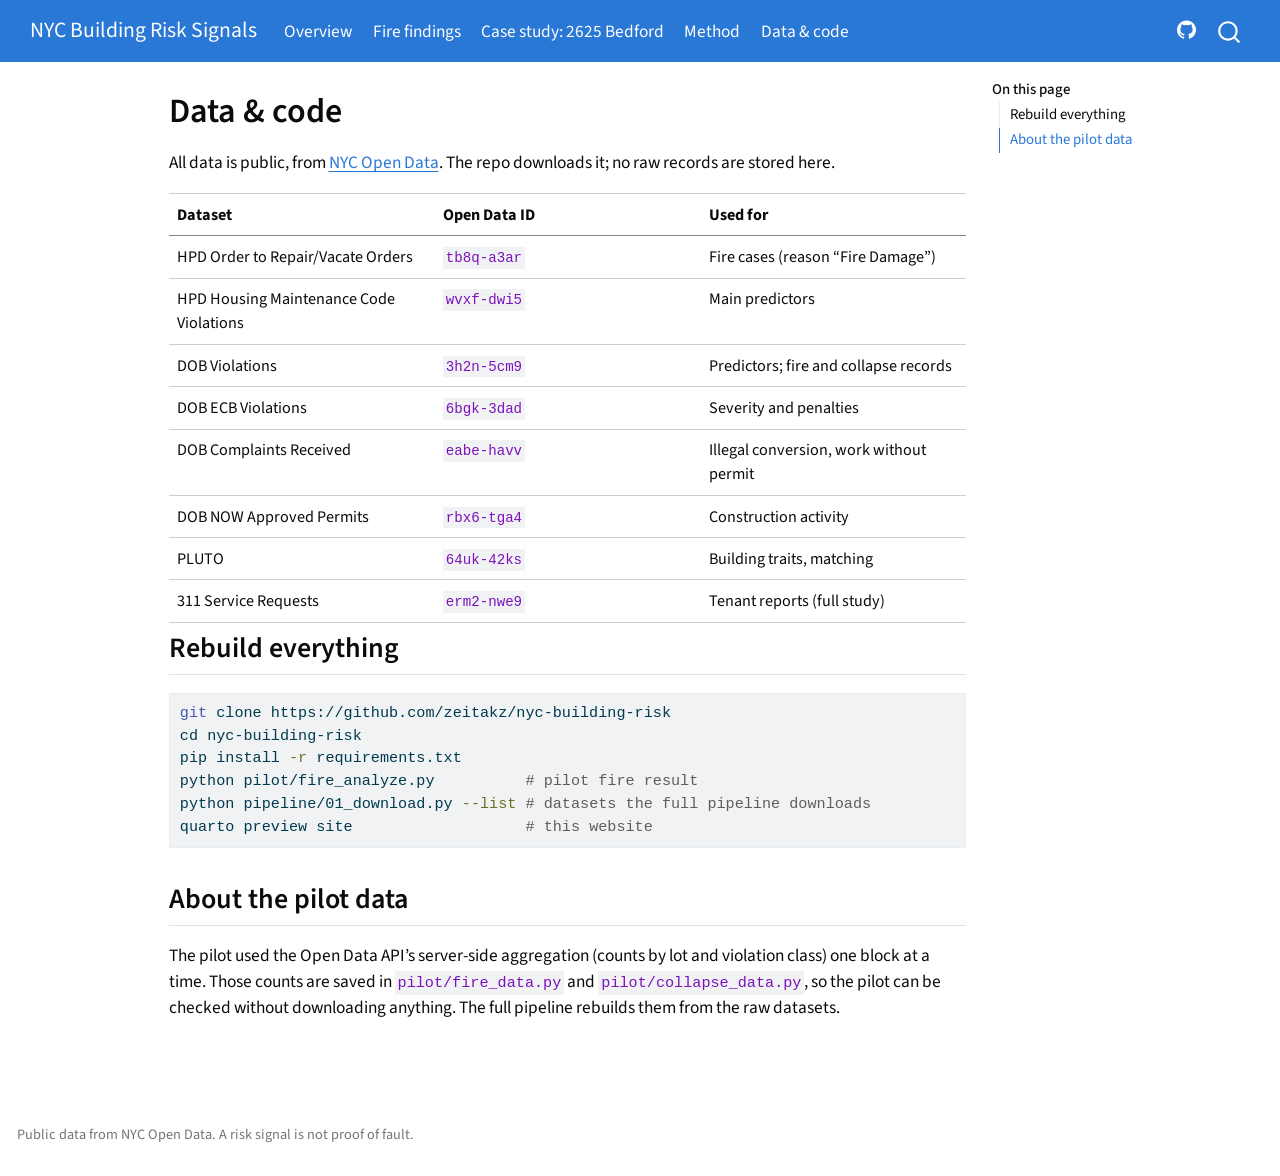
<file: data.html>
<!DOCTYPE html>
<html xmlns="http://www.w3.org/1999/xhtml" lang="en" xml:lang="en"><head>

<meta charset="utf-8">
<meta name="generator" content="quarto-1.11.9">

<meta name="viewport" content="width=device-width, initial-scale=1.0, user-scalable=yes">


<title>Data &amp; code – NYC Building Risk Signals</title>
<style>
/* Default styles provided by pandoc.
** See https://pandoc.org/MANUAL.html#variables-for-html for config info.
*/
span.smallcaps{font-variant: small-caps;}
div.columns{display: flex; gap: 1.5em;}
div.column{flex: auto;}
@media screen {
div.columns{gap: min(4vw, 1.5em);}
div.column{overflow-x: auto;}
}
div.hanging-indent{margin-left: 1.5em; text-indent: -1.5em;}
ul.task-list{list-style: none;}
ul.task-list li input[type="checkbox"] {
  width: 0.8em;
  margin: 0 0.8em 0.2em -1em; /* quarto-specific, see https://github.com/quarto-dev/quarto-cli/issues/4556 */ 
  vertical-align: middle;
}
/* CSS for syntax highlighting */
html { -webkit-text-size-adjust: 100%; }
pre > code.sourceCode { white-space: pre; position: relative; }
pre > code.sourceCode > span { display: inline-block; line-height: 1.25; }
pre > code.sourceCode > span:empty { height: 1.2em; }
.sourceCode { overflow: visible; }
code.sourceCode > span { color: inherit; text-decoration: inherit; }
div.sourceCode { margin: 1em 0; }
pre.sourceCode { margin: 0; }
@media screen {
div.sourceCode { overflow: auto; }
}
@media print {
pre > code.sourceCode { white-space: pre-wrap; }
pre > code.sourceCode > span { text-indent: -5em; padding-left: 5em; }
}
pre.numberSource code
  { counter-reset: source-line 0; }
pre.numberSource code > span
  { position: relative; left: -4em; counter-increment: source-line; }
pre.numberSource code > span > a:first-child::before
  { content: counter(source-line);
    position: relative; left: -1em; text-align: right; vertical-align: baseline;
    border: none; display: inline-block;
    -webkit-touch-callout: none; -webkit-user-select: none;
    -khtml-user-select: none; -moz-user-select: none;
    -ms-user-select: none; user-select: none;
    padding: 0 4px; width: 4em;
  }
pre.numberSource { margin-left: 3em;  padding-left: 4px; }
div.sourceCode
  {   }
@media screen {
pre > code.sourceCode > span > a:first-child::before { text-decoration: underline; }
}
</style>


<script src="site_libs/quarto-nav/quarto-nav.js"></script>
<script src="site_libs/quarto-nav/headroom.min.js"></script>
<script src="site_libs/clipboard/clipboard.min.js"></script>
<script src="site_libs/quarto-search/autocomplete.umd.js"></script>
<script src="site_libs/quarto-search/fuse.min.js"></script>
<script src="site_libs/quarto-search/quarto-search.js"></script>
<meta name="quarto:offset" content="./">
<script src="site_libs/quarto-html/quarto.js" type="module"></script>
<script src="site_libs/quarto-html/tabsets/tabsets.js" type="module"></script>
<script src="site_libs/quarto-html/scrollable-regions/scrollable-regions.js" type="module"></script>
<script src="site_libs/quarto-html/popper.min.js"></script>
<script src="site_libs/quarto-html/tippy.umd.min.js"></script>
<script src="site_libs/quarto-html/anchor.min.js"></script>
<link href="site_libs/quarto-html/tippy.css" rel="stylesheet">
<link href="site_libs/quarto-html/quarto-syntax-highlighting-63b5708e65d6cd79cd7618c58d0c21e7.css" rel="stylesheet" id="quarto-text-highlighting-styles">
<script src="site_libs/bootstrap/bootstrap.min.js"></script>
<link href="site_libs/bootstrap/bootstrap-icons.css" rel="stylesheet">
<link href="site_libs/bootstrap/bootstrap-b270140b1694472b237f40ffa2bf049b.min.css" rel="stylesheet" append-hash="true" id="quarto-bootstrap" data-mode="light">
<script id="quarto-search-options" type="application/json">{
  "location": "navbar",
  "copy-button": false,
  "collapse-after": 3,
  "panel-placement": "end",
  "type": "overlay",
  "limit": 50,
  "keyboard-shortcut": [
    "f",
    "/",
    "s"
  ],
  "show-item-context": false,
  "language": {
    "search-no-results-text": "No results",
    "search-matching-documents-text": "matching documents",
    "search-copy-link-title": "Copy link to search",
    "search-hide-matches-text": "Hide additional matches",
    "search-more-match-text": "more match in this document",
    "search-more-matches-text": "more matches in this document",
    "search-clear-button-title": "Clear",
    "search-text-placeholder": "",
    "search-detached-cancel-button-title": "Cancel",
    "search-submit-button-title": "Submit",
    "search-label": "Search"
  }
}</script>


</head>

<body class="nav-fixed quarto-light"><a id="quarto-skip-link" class="visually-hidden-focusable" href="#quarto-document-content">Skip to main content</a>

<div id="quarto-search-results"></div>
  <header id="quarto-header" class="headroom fixed-top">
    <nav class="navbar navbar-expand-lg " data-bs-theme="dark" aria-label="Site">
      <div class="navbar-container container-fluid">
      <div class="navbar-brand-container mx-auto">
    <a class="navbar-brand" href="./index.html">
    <span class="navbar-title">NYC Building Risk Signals</span>
    </a>
  </div>
          <button class="navbar-toggler" type="button" data-bs-toggle="collapse" data-bs-target="#navbarCollapse" aria-controls="navbarCollapse" aria-expanded="false" aria-label="Toggle navigation" onclick="if (window.quartoToggleHeadroom) { window.quartoToggleHeadroom(); }">
  <span class="navbar-toggler-icon"></span>
</button>
          <div class="collapse navbar-collapse" id="navbarCollapse">
            <ul class="navbar-nav navbar-nav-scroll me-auto">
  <li class="nav-item">
    <a class="nav-link" href="./index.html"> 
<span class="menu-text">Overview</span></a>
  </li>  
  <li class="nav-item">
    <a class="nav-link" href="./fire.html"> 
<span class="menu-text">Fire findings</span></a>
  </li>  
  <li class="nav-item">
    <a class="nav-link" href="./case-study.html"> 
<span class="menu-text">Case study: 2625 Bedford</span></a>
  </li>  
  <li class="nav-item">
    <a class="nav-link" href="./method.html"> 
<span class="menu-text">Method</span></a>
  </li>  
  <li class="nav-item">
    <a class="nav-link active" href="./data.html" aria-current="page"> 
<span class="menu-text">Data &amp; code</span></a>
  </li>  
</ul>
            <ul class="navbar-nav navbar-nav-scroll ms-auto">
  <li class="nav-item compact">
    <a class="nav-link" href="https://github.com/zeitakz/nyc-building-risk"> <i class="bi bi-github" role="img">
</i> 
<span class="menu-text"></span></a>
  </li>  
</ul>
          </div> <!-- /navcollapse -->
            <div class="quarto-navbar-tools">
</div>
            <div id="quarto-search" class="" title="Search"></div>
      </div> <!-- /container-fluid -->
    </nav>
</header>
<!-- content -->
<div id="quarto-content" class="quarto-container page-columns page-rows-contents page-layout-article page-navbar">
<!-- sidebar -->
<!-- margin-sidebar -->
    <div id="quarto-margin-sidebar" class="sidebar margin-sidebar">
        <nav id="TOC" role="doc-toc" aria-labelledby="toc-title" class="toc-active">
    <h2 id="toc-title">On this page</h2>
   
  <ul>
  <li><a href="#rebuild-everything" id="toc-rebuild-everything" class="nav-link active" data-scroll-target="#rebuild-everything">Rebuild everything</a></li>
  <li><a href="#about-the-pilot-data" id="toc-about-the-pilot-data" class="nav-link" data-scroll-target="#about-the-pilot-data">About the pilot data</a></li>
  </ul>
</nav>
    </div>
<!-- main -->
<main class="content" id="quarto-document-content" tabindex="-1">

<header id="title-block-header" class="quarto-title-block default">
<div class="quarto-title">
<h1 class="title">Data &amp; code</h1>
</div>



<div class="quarto-title-meta">

    
  
    
  </div>
  


</header>


<p>All data is public, from <a href="https://opendata.cityofnewyork.us/">NYC Open Data</a>. The repo downloads it; no raw records are stored here.</p>
<table class="caption-top table">
<colgroup>
<col style="width: 33%">
<col style="width: 33%">
<col style="width: 33%">
</colgroup>
<thead>
<tr class="header">
<th>Dataset</th>
<th>Open Data ID</th>
<th>Used for</th>
</tr>
</thead>
<tbody>
<tr class="odd">
<td>HPD Order to Repair/Vacate Orders</td>
<td><code>tb8q-a3ar</code></td>
<td>Fire cases (reason “Fire Damage”)</td>
</tr>
<tr class="even">
<td>HPD Housing Maintenance Code Violations</td>
<td><code>wvxf-dwi5</code></td>
<td>Main predictors</td>
</tr>
<tr class="odd">
<td>DOB Violations</td>
<td><code>3h2n-5cm9</code></td>
<td>Predictors; fire and collapse records</td>
</tr>
<tr class="even">
<td>DOB ECB Violations</td>
<td><code>6bgk-3dad</code></td>
<td>Severity and penalties</td>
</tr>
<tr class="odd">
<td>DOB Complaints Received</td>
<td><code>eabe-havv</code></td>
<td>Illegal conversion, work without permit</td>
</tr>
<tr class="even">
<td>DOB NOW Approved Permits</td>
<td><code>rbx6-tga4</code></td>
<td>Construction activity</td>
</tr>
<tr class="odd">
<td>PLUTO</td>
<td><code>64uk-42ks</code></td>
<td>Building traits, matching</td>
</tr>
<tr class="even">
<td>311 Service Requests</td>
<td><code>erm2-nwe9</code></td>
<td>Tenant reports (full study)</td>
</tr>
</tbody>
</table>
<section id="rebuild-everything" class="level2">
<h2 class="anchored" data-anchor-id="rebuild-everything">Rebuild everything</h2>
<div class="code-copy-outer-scaffold"><div class="sourceCode" id="cb1"><pre class="sourceCode bash code-with-copy"><code class="sourceCode bash"><span id="cb1-1"><a href="#cb1-1" aria-hidden="true" tabindex="-1"></a><span class="fu">git</span> clone https://github.com/zeitakz/nyc-building-risk</span>
<span id="cb1-2"><a href="#cb1-2" aria-hidden="true" tabindex="-1"></a><span class="bu">cd</span> nyc-building-risk</span>
<span id="cb1-3"><a href="#cb1-3" aria-hidden="true" tabindex="-1"></a><span class="ex">pip</span> install <span class="at">-r</span> requirements.txt</span>
<span id="cb1-4"><a href="#cb1-4" aria-hidden="true" tabindex="-1"></a><span class="ex">python</span> pilot/fire_analyze.py          <span class="co"># pilot fire result</span></span>
<span id="cb1-5"><a href="#cb1-5" aria-hidden="true" tabindex="-1"></a><span class="ex">python</span> pipeline/01_download.py <span class="at">--list</span> <span class="co"># datasets the full pipeline downloads</span></span>
<span id="cb1-6"><a href="#cb1-6" aria-hidden="true" tabindex="-1"></a><span class="ex">quarto</span> preview site                   <span class="co"># this website</span></span></code></pre></div><button title="Copy to Clipboard" class="code-copy-button"><i class="bi"></i></button></div>
</section>
<section id="about-the-pilot-data" class="level2">
<h2 class="anchored" data-anchor-id="about-the-pilot-data">About the pilot data</h2>
<p>The pilot used the Open Data API’s server-side aggregation (counts by lot and violation class) one block at a time. Those counts are saved in <code>pilot/fire_data.py</code> and <code>pilot/collapse_data.py</code>, so the pilot can be checked without downloading anything. The full pipeline rebuilds them from the raw datasets.</p>


</section>

</main> <!-- /main -->
<script id="quarto-html-after-body" type="application/javascript">
  window.document.addEventListener("DOMContentLoaded", function (event) {
    const icon = "";
    const anchorJS = new window.AnchorJS();
    anchorJS.options = {
      placement: 'right',
      icon: icon
    };
    anchorJS.add('.anchored');
    const isCodeAnnotation = (el) => {
      for (const clz of el.classList) {
        if (clz.startsWith('code-annotation-')) {                     
          return true;
        }
      }
      return false;
    }
    const onCopySuccess = function(e) {
      // button target
      const button = e.trigger;
      // don't keep focus
      button.blur();
      // flash "checked"
      button.classList.add('code-copy-button-checked');
      var currentTitle = button.getAttribute("title");
      button.setAttribute("title", "Copied!");
      let tooltip;
      if (window.bootstrap) {
        button.setAttribute("data-bs-toggle", "tooltip");
        button.setAttribute("data-bs-placement", "left");
        button.setAttribute("data-bs-title", "Copied!");
        tooltip = new bootstrap.Tooltip(button, 
          { trigger: "manual", 
            customClass: "code-copy-button-tooltip",
            offset: [0, -8]});
        tooltip.show();    
      }
      setTimeout(function() {
        if (tooltip) {
          tooltip.hide();
          button.removeAttribute("data-bs-title");
          button.removeAttribute("data-bs-toggle");
          button.removeAttribute("data-bs-placement");
        }
        button.setAttribute("title", currentTitle);
        button.classList.remove('code-copy-button-checked');
      }, 1000);
      // clear code selection
      e.clearSelection();
    }
    const getTextToCopy = function(trigger) {
      const outerScaffold = trigger.parentElement.cloneNode(true);
      const codeEl = outerScaffold.querySelector('code');
      for (const childEl of codeEl.children) {
        if (isCodeAnnotation(childEl)) {
          childEl.remove();
        }
      }
      return codeEl.innerText;
    }
    const clipboard = new window.ClipboardJS('.code-copy-button:not([data-in-quarto-modal])', {
      text: getTextToCopy
    });
    clipboard.on('success', onCopySuccess);
    if (window.document.getElementById('quarto-embedded-source-code-modal')) {
      const clipboardModal = new window.ClipboardJS('.code-copy-button[data-in-quarto-modal]', {
        text: getTextToCopy,
        container: window.document.getElementById('quarto-embedded-source-code-modal')
      });
      clipboardModal.on('success', onCopySuccess);
    }
      var localhostRegex = new RegExp(/^(?:http|https):\/\/localhost\:?[0-9]*\//);
      var mailtoRegex = new RegExp(/^mailto:/);
        var filterRegex = new RegExp("https:\/\/zeitakz\.github\.io\/nyc-building-risk\/");
      var isInternal = (href) => {
          return filterRegex.test(href) || localhostRegex.test(href) || mailtoRegex.test(href);
      }
      // Inspect non-navigation links and adorn them if external
      window.quartoDecorateExternalLinks = function (root) {
     var links = (root || window.document).querySelectorAll('a[href]:not(.nav-link):not(.navbar-brand):not(.toc-action):not(.sidebar-link):not(.sidebar-item-toggle):not(.pagination-link):not(.no-external):not([aria-hidden]):not(.dropdown-item):not(.quarto-navigation-tool):not(.about-link)');
      for (var i=0; i<links.length; i++) {
        const link = links[i];
        if (!isInternal(link.href)) {
          // undo the damage that might have been done by quarto-nav.js in the case of
          // links that we want to consider external
          if (link.dataset.originalHref !== undefined) {
            link.href = link.dataset.originalHref;
          }
          if (!link.classList.contains('no-external-icon')) {
          }
        }
      }
      };
      window.quartoDecorateExternalLinks(window.document);
    // Esc closes the popup (WCAG 1.4.13) and focus leaving both trigger and
    // popup closes it (WCAG 2.4.11); tippy handles neither for interactive popups.
    const hideOnEscAndFocusOut = {
      name: 'hideOnEscAndFocusOut',
      defaultValue: true,
      fn(instance) {
        const dismiss = () => {
          // A show scheduled by the trigger delay would otherwise reopen it
          instance.clearDelayTimeouts();
          instance.hide();
        };
        const onKeyDown = (event) => {
          if (event.key !== 'Escape') {
            return;
          }
          // Keep Esc from also reaching page handlers (e.g. reveal.js overview),
          // except an open reveal.js slide menu, which Esc should close too.
          // The menu handles keys only when its keyboard option is on.
          const menuHandlesEsc = window.Reveal?.getPlugin?.('menu')?.isOpen() &&
            window.Reveal.getConfig().menu?.keyboard !== false;
          if (!menuHandlesEsc) {
            event.stopPropagation();
          }
          if (instance.popper.contains(window.document.activeElement)) {
            // Disabled while refocusing so the focus trigger does not reopen it
            instance.disable();
            instance.reference.focus();
            instance.enable();
          }
          dismiss();
        };
        const onFocusOut = (event) => {
          const target = event.relatedTarget;
          if (target && !instance.reference.contains(target) &&
              !instance.popper.contains(target)) {
            dismiss();
          }
        };
        // On the trigger too: a click trigger (code-annotations: select) has no
        // blur handling. Attached for the instance's lifetime so leaving the
        // trigger also cancels a show still pending on the trigger delay.
        instance.reference.addEventListener('focusout', onFocusOut);
        return {
          onShow() {
            window.document.addEventListener('keydown', onKeyDown, true);
            instance.popper.addEventListener('focusout', onFocusOut);
          },
          onHide() {
            window.document.removeEventListener('keydown', onKeyDown, true);
            instance.popper.removeEventListener('focusout', onFocusOut);
          },
          onDestroy() {
            instance.reference.removeEventListener('focusout', onFocusOut);
          },
        };
      },
    };
    function tippyHover(el, contentFn, onTriggerFn, onUntriggerFn) {
      const config = {
        allowHTML: true,
        maxWidth: 500,
        delay: 100,
        arrow: false,
        appendTo: function(el) {
            return el.parentElement;
        },
        interactive: true,
        interactiveBorder: 10,
        theme: 'quarto',
        placement: 'bottom-start',
        plugins: [hideOnEscAndFocusOut],
      };
      if (contentFn) {
        config.content = contentFn;
      }
      if (onTriggerFn) {
        config.onTrigger = onTriggerFn;
      }
      if (onUntriggerFn) {
        config.onUntrigger = onUntriggerFn;
      }
      window.tippy(el, config); 
    }
    const noterefs = window.document.querySelectorAll('a[role="doc-noteref"]');
    for (var i=0; i<noterefs.length; i++) {
      const ref = noterefs[i];
      tippyHover(ref, function() {
        // use id or data attribute instead here
        let href = ref.getAttribute('data-footnote-href') || ref.getAttribute('href');
        try { href = new URL(href).hash; } catch {}
        const id = href.replace(/^#\/?/, "");
        const note = window.document.getElementById(id);
        if (note) {
          return note.innerHTML;
        } else {
          return "";
        }
      });
    }
    const xrefs = window.document.querySelectorAll('a.quarto-xref');
    const processXRef = (id, note) => {
      // Strip column container classes
      const stripColumnClz = (el) => {
        el.classList.remove("page-full", "page-columns");
        if (el.children) {
          for (const child of el.children) {
            stripColumnClz(child);
          }
        }
      }
      stripColumnClz(note)
      if (id === null || id.startsWith('sec-')) {
        // Special case sections, only their first couple elements
        const container = document.createElement("div");
        if (note.children && note.children.length > 2) {
          container.appendChild(note.children[0].cloneNode(true));
          for (let i = 1; i < note.children.length; i++) {
            const child = note.children[i];
            if (child.tagName === "P" && child.innerText === "") {
              continue;
            } else {
              container.appendChild(child.cloneNode(true));
              break;
            }
          }
          if (window.Quarto?.typesetMath) {
            window.Quarto.typesetMath(container);
          }
          return container.innerHTML
        } else {
          if (window.Quarto?.typesetMath) {
            window.Quarto.typesetMath(note);
          }
          return note.innerHTML;
        }
      } else {
        // Remove any anchor links if they are present
        const anchorLink = note.querySelector('a.anchorjs-link');
        if (anchorLink) {
          anchorLink.remove();
        }
        if (window.Quarto?.typesetMath) {
          window.Quarto.typesetMath(note);
        }
        if (note.classList.contains("callout")) {
          return note.outerHTML;
        } else {
          return note.innerHTML;
        }
      }
    }
    for (var i=0; i<xrefs.length; i++) {
      const xref = xrefs[i];
      tippyHover(xref, undefined, function(instance) {
        instance.disable();
        let url = xref.getAttribute('href');
        let hash = undefined; 
        if (url.startsWith('#')) {
          hash = url;
        } else {
          try { hash = new URL(url).hash; } catch {}
        }
        if (hash) {
          const id = hash.replace(/^#\/?/, "");
          const note = window.document.getElementById(id);
          if (note !== null) {
            try {
              const html = processXRef(id, note.cloneNode(true));
              instance.setContent(html);
            } finally {
              instance.enable();
              instance.show();
            }
          } else {
            // See if we can fetch this
            fetch(url.split('#')[0])
            .then(res => res.text())
            .then(html => {
              const parser = new DOMParser();
              const htmlDoc = parser.parseFromString(html, "text/html");
              const note = htmlDoc.getElementById(id);
              if (note !== null) {
                const html = processXRef(id, note);
                instance.setContent(html);
              } 
            }).finally(() => {
              instance.enable();
              instance.show();
            });
          }
        } else {
          // See if we can fetch a full url (with no hash to target)
          // This is a special case and we should probably do some content thinning / targeting
          fetch(url)
          .then(res => res.text())
          .then(html => {
            const parser = new DOMParser();
            const htmlDoc = parser.parseFromString(html, "text/html");
            const note = htmlDoc.querySelector('main.content');
            if (note !== null) {
              // This should only happen for chapter cross references
              // (since there is no id in the URL)
              // remove the first header
              if (note.children.length > 0 && note.children[0].tagName === "HEADER") {
                note.children[0].remove();
              }
              const html = processXRef(null, note);
              instance.setContent(html);
            } 
          }).finally(() => {
            instance.enable();
            instance.show();
          });
        }
      }, function(instance) {
      });
    }
        let selectedAnnoteEl;
        const selectorForAnnotation = ( cell, annotation) => {
          let cellAttr = 'data-code-cell="' + cell + '"';
          let lineAttr = 'data-code-annotation="' +  annotation + '"';
          const selector = 'span[' + cellAttr + '][' + lineAttr + ']';
          return selector;
        }
        const selectCodeLines = (annoteEl) => {
          const doc = window.document;
          const targetCell = annoteEl.getAttribute("data-target-cell");
          const targetAnnotation = annoteEl.getAttribute("data-target-annotation");
          const annoteSpan = window.document.querySelector(selectorForAnnotation(targetCell, targetAnnotation));
          const lines = annoteSpan.getAttribute("data-code-lines").split(",");
          const lineIds = lines.map((line) => {
            return targetCell + "-" + line;
          })
          // Each band is positioned against its own containing block, which is
          // not the offsetParent of the lines, so place it from client rects.
          const placeBand = (band, firstEl, lastEl, codeBlock) => {
            const container = band.offsetParent;
            if (container === null) {
              return;
            }
            const containerRect = container.getBoundingClientRect();
            // Reveal.js scales slides with a transform, so convert client
            // pixels back to the CSS pixels of the container.
            const scale = containerRect.height / container.offsetHeight || 1;
            const firstRect = firstEl.getBoundingClientRect();
            const lastRect = lastEl.getBoundingClientRect();
            const top = (firstRect.top - containerRect.top) / scale - container.clientTop + container.scrollTop;
            const height = (lastRect.bottom - firstRect.top) / scale;
            band.style.top = top - 2 + "px";
            band.style.height = height + 4 + "px";
            if (codeBlock) {
              // Without the copy button wrapper, the containing block is wider
              // than the code block, so span the code block explicitly.
              const blockRect = codeBlock.getBoundingClientRect();
              band.style.left = (blockRect.left - containerRect.left) / scale - container.clientLeft + container.scrollLeft + "px";
              band.style.width = blockRect.width / scale + "px";
            }
          };
          if (lineIds.length > 0) {
            const el = window.document.getElementById(lineIds[0]);
            const lastEl = window.document.getElementById(lineIds[lineIds.length - 1]);
            const parent = el.parentElement.parentElement;
            // cook up a div (if necessary) and position it
            let div = window.document.getElementById("code-annotation-line-highlight");
            if (div === null) {
              div = window.document.createElement("div");
              div.setAttribute("id", "code-annotation-line-highlight");
              div.style.position = 'absolute';
              parent.appendChild(div);
            }
            placeBand(div, el, lastEl, parent.closest("div.sourceCode") || parent);
            let gutterDiv = window.document.getElementById("code-annotation-line-highlight-gutter");
            if (gutterDiv === null) {
              gutterDiv = window.document.createElement("div");
              gutterDiv.setAttribute("id", "code-annotation-line-highlight-gutter");
              gutterDiv.style.position = 'absolute';
              const codeCell = window.document.getElementById(targetCell);
              const gutter = codeCell.querySelector('.code-annotation-gutter');
              gutter.appendChild(gutterDiv);
            }
            placeBand(gutterDiv, el, lastEl);
            selectedAnnoteEl = annoteEl;
          }
        };
        const unselectCodeLines = () => {
          const elementsIds = ["code-annotation-line-highlight", "code-annotation-line-highlight-gutter"];
          elementsIds.forEach((elId) => {
            const div = window.document.getElementById(elId);
            if (div) {
              div.remove();
            }
          });
          selectedAnnoteEl = undefined;
        };
          // Handle positioning of the toggle
      window.addEventListener(
        "resize",
        throttle(() => {
          elRect = undefined;
          if (selectedAnnoteEl) {
            selectCodeLines(selectedAnnoteEl);
          }
        }, 10)
      );
      function throttle(fn, ms) {
      let throttle = false;
      let timer;
        return (...args) => {
          if(!throttle) { // first call gets through
              fn.apply(this, args);
              throttle = true;
          } else { // all the others get throttled
              if(timer) clearTimeout(timer); // cancel #2
              timer = setTimeout(() => {
                fn.apply(this, args);
                timer = throttle = false;
              }, ms);
          }
        };
      }
        // Attach click handler to the DT
        const annoteDls = window.document.querySelectorAll('dt[data-target-cell]');
        for (const annoteDlNode of annoteDls) {
          annoteDlNode.addEventListener('click', (event) => {
            const clickedEl = event.target;
            if (clickedEl !== selectedAnnoteEl) {
              unselectCodeLines();
              const activeEl = window.document.querySelector('dt[data-target-cell].code-annotation-active');
              if (activeEl) {
                activeEl.classList.remove('code-annotation-active');
              }
              selectCodeLines(clickedEl);
              clickedEl.classList.add('code-annotation-active');
            } else {
              // Unselect the line
              unselectCodeLines();
              clickedEl.classList.remove('code-annotation-active');
            }
          });
        }
    const findCites = (el) => {
      const parentEl = el.parentElement;
      if (parentEl) {
        const cites = parentEl.dataset.cites;
        if (cites) {
          return {
            el,
            cites: cites.split(' ')
          };
        } else {
          return findCites(el.parentElement)
        }
      } else {
        return undefined;
      }
    };
    var bibliorefs = window.document.querySelectorAll('a[role="doc-biblioref"]');
    for (var i=0; i<bibliorefs.length; i++) {
      const ref = bibliorefs[i];
      const citeInfo = findCites(ref);
      if (citeInfo) {
        tippyHover(citeInfo.el, function() {
          var popup = window.document.createElement('div');
          citeInfo.cites.forEach(function(cite) {
            var citeDiv = window.document.createElement('div');
            citeDiv.classList.add('hanging-indent');
            citeDiv.classList.add('csl-entry');
            var biblioDiv = window.document.getElementById('ref-' + cite);
            if (biblioDiv) {
              citeDiv.innerHTML = biblioDiv.innerHTML;
            }
            popup.appendChild(citeDiv);
          });
          return popup.innerHTML;
        });
      }
    }
  });
  </script>
  <script type="application/javascript">
  window.quartoScrollableRegionsLabels = {"code":"Scrollable code","output":"Scrollable output"};
  </script>
</div> <!-- /content -->
<footer class="footer">
  <div class="nav-footer">
    <div class="nav-footer-left">
<p>Public data from NYC Open Data. A risk signal is not proof of fault.</p>
</div>   
    <div class="nav-footer-center">
      &nbsp;
    </div>
    <div class="nav-footer-right">
      &nbsp;
    </div>
  </div>
</footer>




</body></html>
</file>
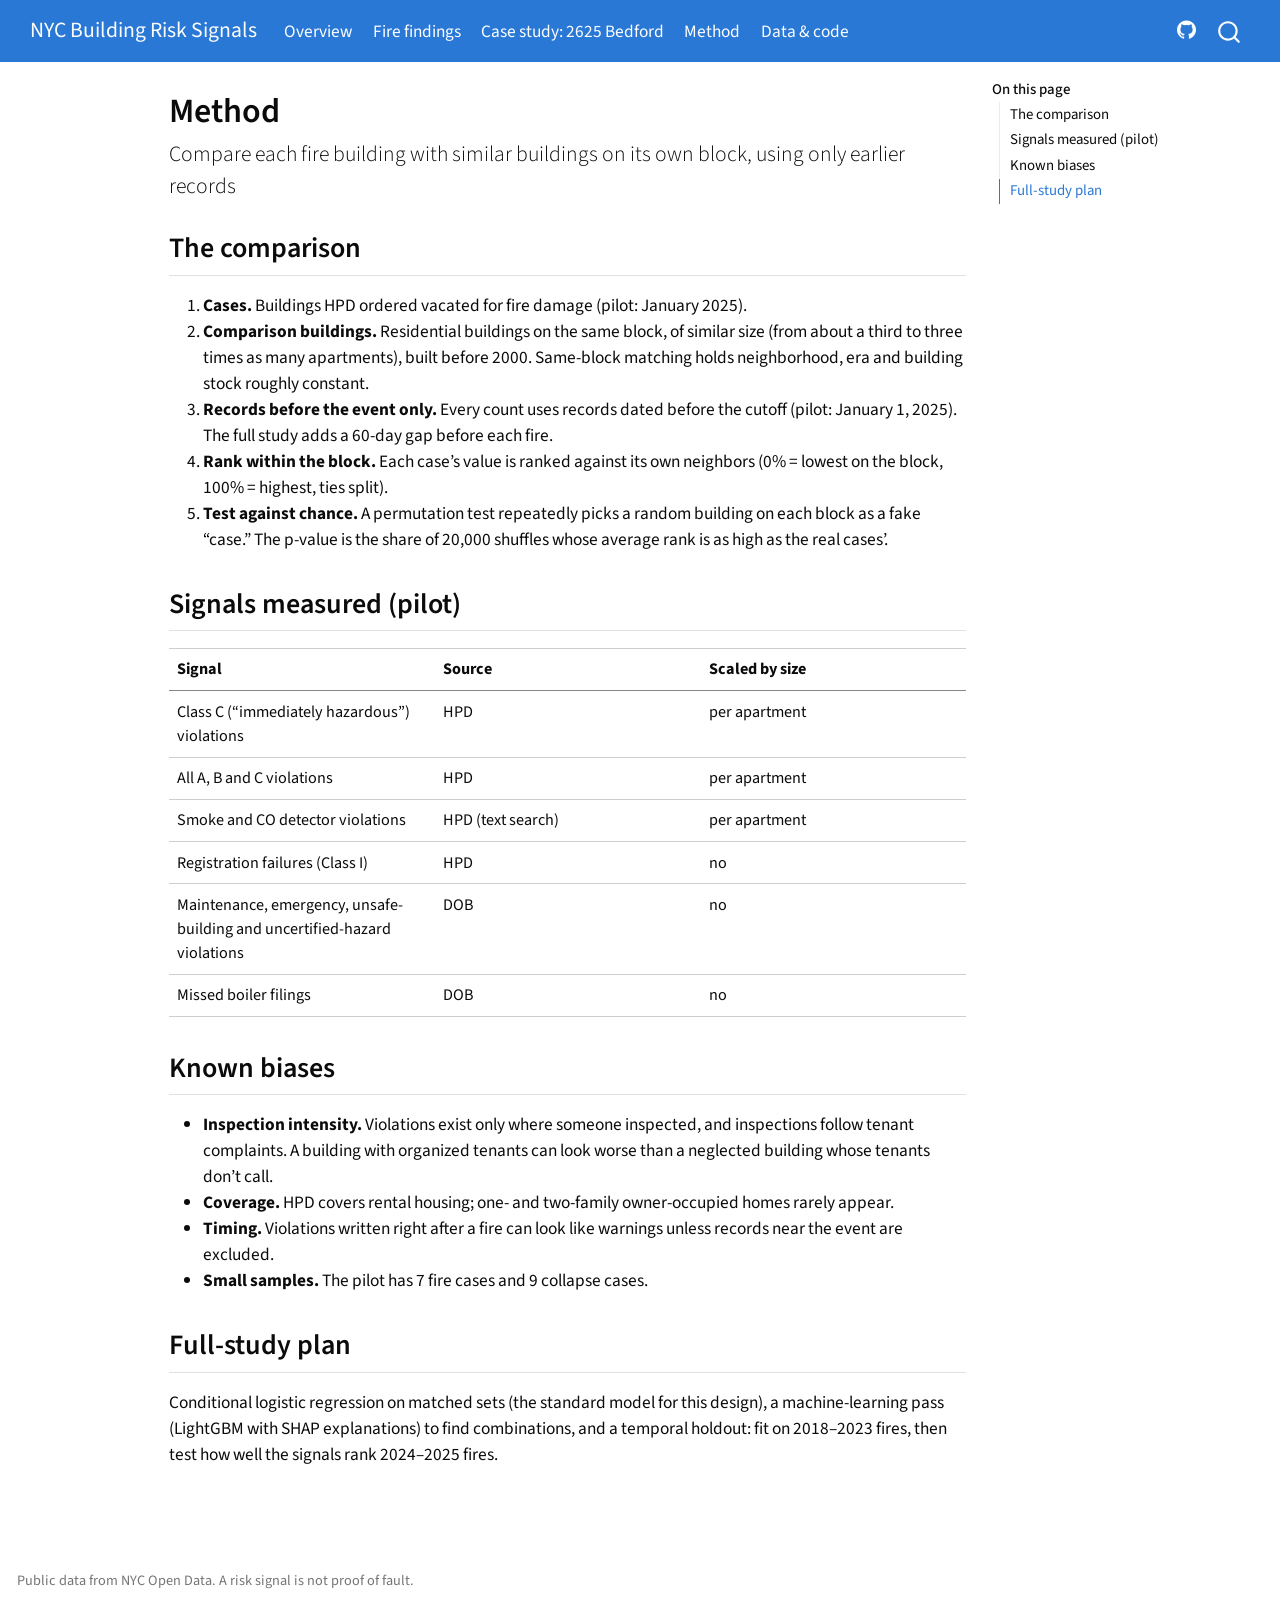
<file: method.html>
<!DOCTYPE html>
<html xmlns="http://www.w3.org/1999/xhtml" lang="en" xml:lang="en"><head>

<meta charset="utf-8">
<meta name="generator" content="quarto-1.11.9">

<meta name="viewport" content="width=device-width, initial-scale=1.0, user-scalable=yes">


<title>Method – NYC Building Risk Signals</title>
<style>
/* Default styles provided by pandoc.
** See https://pandoc.org/MANUAL.html#variables-for-html for config info.
*/
span.smallcaps{font-variant: small-caps;}
div.columns{display: flex; gap: 1.5em;}
div.column{flex: auto;}
@media screen {
div.columns{gap: min(4vw, 1.5em);}
div.column{overflow-x: auto;}
}
div.hanging-indent{margin-left: 1.5em; text-indent: -1.5em;}
ul.task-list{list-style: none;}
ul.task-list li input[type="checkbox"] {
  width: 0.8em;
  margin: 0 0.8em 0.2em -1em; /* quarto-specific, see https://github.com/quarto-dev/quarto-cli/issues/4556 */ 
  vertical-align: middle;
}
</style>


<script src="site_libs/quarto-nav/quarto-nav.js"></script>
<script src="site_libs/quarto-nav/headroom.min.js"></script>
<script src="site_libs/clipboard/clipboard.min.js"></script>
<script src="site_libs/quarto-search/autocomplete.umd.js"></script>
<script src="site_libs/quarto-search/fuse.min.js"></script>
<script src="site_libs/quarto-search/quarto-search.js"></script>
<meta name="quarto:offset" content="./">
<script src="site_libs/quarto-html/quarto.js" type="module"></script>
<script src="site_libs/quarto-html/tabsets/tabsets.js" type="module"></script>
<script src="site_libs/quarto-html/scrollable-regions/scrollable-regions.js" type="module"></script>
<script src="site_libs/quarto-html/popper.min.js"></script>
<script src="site_libs/quarto-html/tippy.umd.min.js"></script>
<script src="site_libs/quarto-html/anchor.min.js"></script>
<link href="site_libs/quarto-html/tippy.css" rel="stylesheet">
<link href="site_libs/quarto-html/quarto-syntax-highlighting-63b5708e65d6cd79cd7618c58d0c21e7.css" rel="stylesheet" id="quarto-text-highlighting-styles">
<script src="site_libs/bootstrap/bootstrap.min.js"></script>
<link href="site_libs/bootstrap/bootstrap-icons.css" rel="stylesheet">
<link href="site_libs/bootstrap/bootstrap-b270140b1694472b237f40ffa2bf049b.min.css" rel="stylesheet" append-hash="true" id="quarto-bootstrap" data-mode="light">
<script id="quarto-search-options" type="application/json">{
  "location": "navbar",
  "copy-button": false,
  "collapse-after": 3,
  "panel-placement": "end",
  "type": "overlay",
  "limit": 50,
  "keyboard-shortcut": [
    "f",
    "/",
    "s"
  ],
  "show-item-context": false,
  "language": {
    "search-no-results-text": "No results",
    "search-matching-documents-text": "matching documents",
    "search-copy-link-title": "Copy link to search",
    "search-hide-matches-text": "Hide additional matches",
    "search-more-match-text": "more match in this document",
    "search-more-matches-text": "more matches in this document",
    "search-clear-button-title": "Clear",
    "search-text-placeholder": "",
    "search-detached-cancel-button-title": "Cancel",
    "search-submit-button-title": "Submit",
    "search-label": "Search"
  }
}</script>


</head>

<body class="nav-fixed quarto-light"><a id="quarto-skip-link" class="visually-hidden-focusable" href="#quarto-document-content">Skip to main content</a>

<div id="quarto-search-results"></div>
  <header id="quarto-header" class="headroom fixed-top">
    <nav class="navbar navbar-expand-lg " data-bs-theme="dark" aria-label="Site">
      <div class="navbar-container container-fluid">
      <div class="navbar-brand-container mx-auto">
    <a class="navbar-brand" href="./index.html">
    <span class="navbar-title">NYC Building Risk Signals</span>
    </a>
  </div>
          <button class="navbar-toggler" type="button" data-bs-toggle="collapse" data-bs-target="#navbarCollapse" aria-controls="navbarCollapse" aria-expanded="false" aria-label="Toggle navigation" onclick="if (window.quartoToggleHeadroom) { window.quartoToggleHeadroom(); }">
  <span class="navbar-toggler-icon"></span>
</button>
          <div class="collapse navbar-collapse" id="navbarCollapse">
            <ul class="navbar-nav navbar-nav-scroll me-auto">
  <li class="nav-item">
    <a class="nav-link" href="./index.html"> 
<span class="menu-text">Overview</span></a>
  </li>  
  <li class="nav-item">
    <a class="nav-link" href="./fire.html"> 
<span class="menu-text">Fire findings</span></a>
  </li>  
  <li class="nav-item">
    <a class="nav-link" href="./case-study.html"> 
<span class="menu-text">Case study: 2625 Bedford</span></a>
  </li>  
  <li class="nav-item">
    <a class="nav-link active" href="./method.html" aria-current="page"> 
<span class="menu-text">Method</span></a>
  </li>  
  <li class="nav-item">
    <a class="nav-link" href="./data.html"> 
<span class="menu-text">Data &amp; code</span></a>
  </li>  
</ul>
            <ul class="navbar-nav navbar-nav-scroll ms-auto">
  <li class="nav-item compact">
    <a class="nav-link" href="https://github.com/zeitakz/nyc-building-risk"> <i class="bi bi-github" role="img">
</i> 
<span class="menu-text"></span></a>
  </li>  
</ul>
          </div> <!-- /navcollapse -->
            <div class="quarto-navbar-tools">
</div>
            <div id="quarto-search" class="" title="Search"></div>
      </div> <!-- /container-fluid -->
    </nav>
</header>
<!-- content -->
<div id="quarto-content" class="quarto-container page-columns page-rows-contents page-layout-article page-navbar">
<!-- sidebar -->
<!-- margin-sidebar -->
    <div id="quarto-margin-sidebar" class="sidebar margin-sidebar">
        <nav id="TOC" role="doc-toc" aria-labelledby="toc-title" class="toc-active">
    <h2 id="toc-title">On this page</h2>
   
  <ul>
  <li><a href="#the-comparison" id="toc-the-comparison" class="nav-link active" data-scroll-target="#the-comparison">The comparison</a></li>
  <li><a href="#signals-measured-pilot" id="toc-signals-measured-pilot" class="nav-link" data-scroll-target="#signals-measured-pilot">Signals measured (pilot)</a></li>
  <li><a href="#known-biases" id="toc-known-biases" class="nav-link" data-scroll-target="#known-biases">Known biases</a></li>
  <li><a href="#full-study-plan" id="toc-full-study-plan" class="nav-link" data-scroll-target="#full-study-plan">Full-study plan</a></li>
  </ul>
</nav>
    </div>
<!-- main -->
<main class="content" id="quarto-document-content" tabindex="-1">

<header id="title-block-header" class="quarto-title-block default">
<div class="quarto-title">
<h1 class="title">Method</h1>
<p class="subtitle lead">Compare each fire building with similar buildings on its own block, using only earlier records</p>
</div>



<div class="quarto-title-meta">

    
  
    
  </div>
  


</header>


<section id="the-comparison" class="level2">
<h2 class="anchored" data-anchor-id="the-comparison">The comparison</h2>
<ol type="1">
<li><strong>Cases.</strong> Buildings HPD ordered vacated for fire damage (pilot: January 2025).</li>
<li><strong>Comparison buildings.</strong> Residential buildings on the same block, of similar size (from about a third to three times as many apartments), built before 2000. Same-block matching holds neighborhood, era and building stock roughly constant.</li>
<li><strong>Records before the event only.</strong> Every count uses records dated before the cutoff (pilot: January 1, 2025). The full study adds a 60-day gap before each fire.</li>
<li><strong>Rank within the block.</strong> Each case’s value is ranked against its own neighbors (0% = lowest on the block, 100% = highest, ties split).</li>
<li><strong>Test against chance.</strong> A permutation test repeatedly picks a random building on each block as a fake “case.” The p-value is the share of 20,000 shuffles whose average rank is as high as the real cases’.</li>
</ol>
</section>
<section id="signals-measured-pilot" class="level2">
<h2 class="anchored" data-anchor-id="signals-measured-pilot">Signals measured (pilot)</h2>
<table class="caption-top table">
<colgroup>
<col style="width: 33%">
<col style="width: 33%">
<col style="width: 33%">
</colgroup>
<thead>
<tr class="header">
<th>Signal</th>
<th>Source</th>
<th>Scaled by size</th>
</tr>
</thead>
<tbody>
<tr class="odd">
<td>Class C (“immediately hazardous”) violations</td>
<td>HPD</td>
<td>per apartment</td>
</tr>
<tr class="even">
<td>All A, B and C violations</td>
<td>HPD</td>
<td>per apartment</td>
</tr>
<tr class="odd">
<td>Smoke and CO detector violations</td>
<td>HPD (text search)</td>
<td>per apartment</td>
</tr>
<tr class="even">
<td>Registration failures (Class I)</td>
<td>HPD</td>
<td>no</td>
</tr>
<tr class="odd">
<td>Maintenance, emergency, unsafe-building and uncertified-hazard violations</td>
<td>DOB</td>
<td>no</td>
</tr>
<tr class="even">
<td>Missed boiler filings</td>
<td>DOB</td>
<td>no</td>
</tr>
</tbody>
</table>
</section>
<section id="known-biases" class="level2">
<h2 class="anchored" data-anchor-id="known-biases">Known biases</h2>
<ul>
<li><strong>Inspection intensity.</strong> Violations exist only where someone inspected, and inspections follow tenant complaints. A building with organized tenants can look worse than a neglected building whose tenants don’t call.</li>
<li><strong>Coverage.</strong> HPD covers rental housing; one- and two-family owner-occupied homes rarely appear.</li>
<li><strong>Timing.</strong> Violations written right after a fire can look like warnings unless records near the event are excluded.</li>
<li><strong>Small samples.</strong> The pilot has 7 fire cases and 9 collapse cases.</li>
</ul>
</section>
<section id="full-study-plan" class="level2">
<h2 class="anchored" data-anchor-id="full-study-plan">Full-study plan</h2>
<p>Conditional logistic regression on matched sets (the standard model for this design), a machine-learning pass (LightGBM with SHAP explanations) to find combinations, and a temporal holdout: fit on 2018–2023 fires, then test how well the signals rank 2024–2025 fires.</p>


</section>

</main> <!-- /main -->
<script id="quarto-html-after-body" type="application/javascript">
  window.document.addEventListener("DOMContentLoaded", function (event) {
    const icon = "";
    const anchorJS = new window.AnchorJS();
    anchorJS.options = {
      placement: 'right',
      icon: icon
    };
    anchorJS.add('.anchored');
    const isCodeAnnotation = (el) => {
      for (const clz of el.classList) {
        if (clz.startsWith('code-annotation-')) {                     
          return true;
        }
      }
      return false;
    }
    const onCopySuccess = function(e) {
      // button target
      const button = e.trigger;
      // don't keep focus
      button.blur();
      // flash "checked"
      button.classList.add('code-copy-button-checked');
      var currentTitle = button.getAttribute("title");
      button.setAttribute("title", "Copied!");
      let tooltip;
      if (window.bootstrap) {
        button.setAttribute("data-bs-toggle", "tooltip");
        button.setAttribute("data-bs-placement", "left");
        button.setAttribute("data-bs-title", "Copied!");
        tooltip = new bootstrap.Tooltip(button, 
          { trigger: "manual", 
            customClass: "code-copy-button-tooltip",
            offset: [0, -8]});
        tooltip.show();    
      }
      setTimeout(function() {
        if (tooltip) {
          tooltip.hide();
          button.removeAttribute("data-bs-title");
          button.removeAttribute("data-bs-toggle");
          button.removeAttribute("data-bs-placement");
        }
        button.setAttribute("title", currentTitle);
        button.classList.remove('code-copy-button-checked');
      }, 1000);
      // clear code selection
      e.clearSelection();
    }
    const getTextToCopy = function(trigger) {
      const outerScaffold = trigger.parentElement.cloneNode(true);
      const codeEl = outerScaffold.querySelector('code');
      for (const childEl of codeEl.children) {
        if (isCodeAnnotation(childEl)) {
          childEl.remove();
        }
      }
      return codeEl.innerText;
    }
    const clipboard = new window.ClipboardJS('.code-copy-button:not([data-in-quarto-modal])', {
      text: getTextToCopy
    });
    clipboard.on('success', onCopySuccess);
    if (window.document.getElementById('quarto-embedded-source-code-modal')) {
      const clipboardModal = new window.ClipboardJS('.code-copy-button[data-in-quarto-modal]', {
        text: getTextToCopy,
        container: window.document.getElementById('quarto-embedded-source-code-modal')
      });
      clipboardModal.on('success', onCopySuccess);
    }
      var localhostRegex = new RegExp(/^(?:http|https):\/\/localhost\:?[0-9]*\//);
      var mailtoRegex = new RegExp(/^mailto:/);
        var filterRegex = new RegExp("https:\/\/zeitakz\.github\.io\/nyc-building-risk\/");
      var isInternal = (href) => {
          return filterRegex.test(href) || localhostRegex.test(href) || mailtoRegex.test(href);
      }
      // Inspect non-navigation links and adorn them if external
      window.quartoDecorateExternalLinks = function (root) {
     var links = (root || window.document).querySelectorAll('a[href]:not(.nav-link):not(.navbar-brand):not(.toc-action):not(.sidebar-link):not(.sidebar-item-toggle):not(.pagination-link):not(.no-external):not([aria-hidden]):not(.dropdown-item):not(.quarto-navigation-tool):not(.about-link)');
      for (var i=0; i<links.length; i++) {
        const link = links[i];
        if (!isInternal(link.href)) {
          // undo the damage that might have been done by quarto-nav.js in the case of
          // links that we want to consider external
          if (link.dataset.originalHref !== undefined) {
            link.href = link.dataset.originalHref;
          }
          if (!link.classList.contains('no-external-icon')) {
          }
        }
      }
      };
      window.quartoDecorateExternalLinks(window.document);
    // Esc closes the popup (WCAG 1.4.13) and focus leaving both trigger and
    // popup closes it (WCAG 2.4.11); tippy handles neither for interactive popups.
    const hideOnEscAndFocusOut = {
      name: 'hideOnEscAndFocusOut',
      defaultValue: true,
      fn(instance) {
        const dismiss = () => {
          // A show scheduled by the trigger delay would otherwise reopen it
          instance.clearDelayTimeouts();
          instance.hide();
        };
        const onKeyDown = (event) => {
          if (event.key !== 'Escape') {
            return;
          }
          // Keep Esc from also reaching page handlers (e.g. reveal.js overview),
          // except an open reveal.js slide menu, which Esc should close too.
          // The menu handles keys only when its keyboard option is on.
          const menuHandlesEsc = window.Reveal?.getPlugin?.('menu')?.isOpen() &&
            window.Reveal.getConfig().menu?.keyboard !== false;
          if (!menuHandlesEsc) {
            event.stopPropagation();
          }
          if (instance.popper.contains(window.document.activeElement)) {
            // Disabled while refocusing so the focus trigger does not reopen it
            instance.disable();
            instance.reference.focus();
            instance.enable();
          }
          dismiss();
        };
        const onFocusOut = (event) => {
          const target = event.relatedTarget;
          if (target && !instance.reference.contains(target) &&
              !instance.popper.contains(target)) {
            dismiss();
          }
        };
        // On the trigger too: a click trigger (code-annotations: select) has no
        // blur handling. Attached for the instance's lifetime so leaving the
        // trigger also cancels a show still pending on the trigger delay.
        instance.reference.addEventListener('focusout', onFocusOut);
        return {
          onShow() {
            window.document.addEventListener('keydown', onKeyDown, true);
            instance.popper.addEventListener('focusout', onFocusOut);
          },
          onHide() {
            window.document.removeEventListener('keydown', onKeyDown, true);
            instance.popper.removeEventListener('focusout', onFocusOut);
          },
          onDestroy() {
            instance.reference.removeEventListener('focusout', onFocusOut);
          },
        };
      },
    };
    function tippyHover(el, contentFn, onTriggerFn, onUntriggerFn) {
      const config = {
        allowHTML: true,
        maxWidth: 500,
        delay: 100,
        arrow: false,
        appendTo: function(el) {
            return el.parentElement;
        },
        interactive: true,
        interactiveBorder: 10,
        theme: 'quarto',
        placement: 'bottom-start',
        plugins: [hideOnEscAndFocusOut],
      };
      if (contentFn) {
        config.content = contentFn;
      }
      if (onTriggerFn) {
        config.onTrigger = onTriggerFn;
      }
      if (onUntriggerFn) {
        config.onUntrigger = onUntriggerFn;
      }
      window.tippy(el, config); 
    }
    const noterefs = window.document.querySelectorAll('a[role="doc-noteref"]');
    for (var i=0; i<noterefs.length; i++) {
      const ref = noterefs[i];
      tippyHover(ref, function() {
        // use id or data attribute instead here
        let href = ref.getAttribute('data-footnote-href') || ref.getAttribute('href');
        try { href = new URL(href).hash; } catch {}
        const id = href.replace(/^#\/?/, "");
        const note = window.document.getElementById(id);
        if (note) {
          return note.innerHTML;
        } else {
          return "";
        }
      });
    }
    const xrefs = window.document.querySelectorAll('a.quarto-xref');
    const processXRef = (id, note) => {
      // Strip column container classes
      const stripColumnClz = (el) => {
        el.classList.remove("page-full", "page-columns");
        if (el.children) {
          for (const child of el.children) {
            stripColumnClz(child);
          }
        }
      }
      stripColumnClz(note)
      if (id === null || id.startsWith('sec-')) {
        // Special case sections, only their first couple elements
        const container = document.createElement("div");
        if (note.children && note.children.length > 2) {
          container.appendChild(note.children[0].cloneNode(true));
          for (let i = 1; i < note.children.length; i++) {
            const child = note.children[i];
            if (child.tagName === "P" && child.innerText === "") {
              continue;
            } else {
              container.appendChild(child.cloneNode(true));
              break;
            }
          }
          if (window.Quarto?.typesetMath) {
            window.Quarto.typesetMath(container);
          }
          return container.innerHTML
        } else {
          if (window.Quarto?.typesetMath) {
            window.Quarto.typesetMath(note);
          }
          return note.innerHTML;
        }
      } else {
        // Remove any anchor links if they are present
        const anchorLink = note.querySelector('a.anchorjs-link');
        if (anchorLink) {
          anchorLink.remove();
        }
        if (window.Quarto?.typesetMath) {
          window.Quarto.typesetMath(note);
        }
        if (note.classList.contains("callout")) {
          return note.outerHTML;
        } else {
          return note.innerHTML;
        }
      }
    }
    for (var i=0; i<xrefs.length; i++) {
      const xref = xrefs[i];
      tippyHover(xref, undefined, function(instance) {
        instance.disable();
        let url = xref.getAttribute('href');
        let hash = undefined; 
        if (url.startsWith('#')) {
          hash = url;
        } else {
          try { hash = new URL(url).hash; } catch {}
        }
        if (hash) {
          const id = hash.replace(/^#\/?/, "");
          const note = window.document.getElementById(id);
          if (note !== null) {
            try {
              const html = processXRef(id, note.cloneNode(true));
              instance.setContent(html);
            } finally {
              instance.enable();
              instance.show();
            }
          } else {
            // See if we can fetch this
            fetch(url.split('#')[0])
            .then(res => res.text())
            .then(html => {
              const parser = new DOMParser();
              const htmlDoc = parser.parseFromString(html, "text/html");
              const note = htmlDoc.getElementById(id);
              if (note !== null) {
                const html = processXRef(id, note);
                instance.setContent(html);
              } 
            }).finally(() => {
              instance.enable();
              instance.show();
            });
          }
        } else {
          // See if we can fetch a full url (with no hash to target)
          // This is a special case and we should probably do some content thinning / targeting
          fetch(url)
          .then(res => res.text())
          .then(html => {
            const parser = new DOMParser();
            const htmlDoc = parser.parseFromString(html, "text/html");
            const note = htmlDoc.querySelector('main.content');
            if (note !== null) {
              // This should only happen for chapter cross references
              // (since there is no id in the URL)
              // remove the first header
              if (note.children.length > 0 && note.children[0].tagName === "HEADER") {
                note.children[0].remove();
              }
              const html = processXRef(null, note);
              instance.setContent(html);
            } 
          }).finally(() => {
            instance.enable();
            instance.show();
          });
        }
      }, function(instance) {
      });
    }
        let selectedAnnoteEl;
        const selectorForAnnotation = ( cell, annotation) => {
          let cellAttr = 'data-code-cell="' + cell + '"';
          let lineAttr = 'data-code-annotation="' +  annotation + '"';
          const selector = 'span[' + cellAttr + '][' + lineAttr + ']';
          return selector;
        }
        const selectCodeLines = (annoteEl) => {
          const doc = window.document;
          const targetCell = annoteEl.getAttribute("data-target-cell");
          const targetAnnotation = annoteEl.getAttribute("data-target-annotation");
          const annoteSpan = window.document.querySelector(selectorForAnnotation(targetCell, targetAnnotation));
          const lines = annoteSpan.getAttribute("data-code-lines").split(",");
          const lineIds = lines.map((line) => {
            return targetCell + "-" + line;
          })
          // Each band is positioned against its own containing block, which is
          // not the offsetParent of the lines, so place it from client rects.
          const placeBand = (band, firstEl, lastEl, codeBlock) => {
            const container = band.offsetParent;
            if (container === null) {
              return;
            }
            const containerRect = container.getBoundingClientRect();
            // Reveal.js scales slides with a transform, so convert client
            // pixels back to the CSS pixels of the container.
            const scale = containerRect.height / container.offsetHeight || 1;
            const firstRect = firstEl.getBoundingClientRect();
            const lastRect = lastEl.getBoundingClientRect();
            const top = (firstRect.top - containerRect.top) / scale - container.clientTop + container.scrollTop;
            const height = (lastRect.bottom - firstRect.top) / scale;
            band.style.top = top - 2 + "px";
            band.style.height = height + 4 + "px";
            if (codeBlock) {
              // Without the copy button wrapper, the containing block is wider
              // than the code block, so span the code block explicitly.
              const blockRect = codeBlock.getBoundingClientRect();
              band.style.left = (blockRect.left - containerRect.left) / scale - container.clientLeft + container.scrollLeft + "px";
              band.style.width = blockRect.width / scale + "px";
            }
          };
          if (lineIds.length > 0) {
            const el = window.document.getElementById(lineIds[0]);
            const lastEl = window.document.getElementById(lineIds[lineIds.length - 1]);
            const parent = el.parentElement.parentElement;
            // cook up a div (if necessary) and position it
            let div = window.document.getElementById("code-annotation-line-highlight");
            if (div === null) {
              div = window.document.createElement("div");
              div.setAttribute("id", "code-annotation-line-highlight");
              div.style.position = 'absolute';
              parent.appendChild(div);
            }
            placeBand(div, el, lastEl, parent.closest("div.sourceCode") || parent);
            let gutterDiv = window.document.getElementById("code-annotation-line-highlight-gutter");
            if (gutterDiv === null) {
              gutterDiv = window.document.createElement("div");
              gutterDiv.setAttribute("id", "code-annotation-line-highlight-gutter");
              gutterDiv.style.position = 'absolute';
              const codeCell = window.document.getElementById(targetCell);
              const gutter = codeCell.querySelector('.code-annotation-gutter');
              gutter.appendChild(gutterDiv);
            }
            placeBand(gutterDiv, el, lastEl);
            selectedAnnoteEl = annoteEl;
          }
        };
        const unselectCodeLines = () => {
          const elementsIds = ["code-annotation-line-highlight", "code-annotation-line-highlight-gutter"];
          elementsIds.forEach((elId) => {
            const div = window.document.getElementById(elId);
            if (div) {
              div.remove();
            }
          });
          selectedAnnoteEl = undefined;
        };
          // Handle positioning of the toggle
      window.addEventListener(
        "resize",
        throttle(() => {
          elRect = undefined;
          if (selectedAnnoteEl) {
            selectCodeLines(selectedAnnoteEl);
          }
        }, 10)
      );
      function throttle(fn, ms) {
      let throttle = false;
      let timer;
        return (...args) => {
          if(!throttle) { // first call gets through
              fn.apply(this, args);
              throttle = true;
          } else { // all the others get throttled
              if(timer) clearTimeout(timer); // cancel #2
              timer = setTimeout(() => {
                fn.apply(this, args);
                timer = throttle = false;
              }, ms);
          }
        };
      }
        // Attach click handler to the DT
        const annoteDls = window.document.querySelectorAll('dt[data-target-cell]');
        for (const annoteDlNode of annoteDls) {
          annoteDlNode.addEventListener('click', (event) => {
            const clickedEl = event.target;
            if (clickedEl !== selectedAnnoteEl) {
              unselectCodeLines();
              const activeEl = window.document.querySelector('dt[data-target-cell].code-annotation-active');
              if (activeEl) {
                activeEl.classList.remove('code-annotation-active');
              }
              selectCodeLines(clickedEl);
              clickedEl.classList.add('code-annotation-active');
            } else {
              // Unselect the line
              unselectCodeLines();
              clickedEl.classList.remove('code-annotation-active');
            }
          });
        }
    const findCites = (el) => {
      const parentEl = el.parentElement;
      if (parentEl) {
        const cites = parentEl.dataset.cites;
        if (cites) {
          return {
            el,
            cites: cites.split(' ')
          };
        } else {
          return findCites(el.parentElement)
        }
      } else {
        return undefined;
      }
    };
    var bibliorefs = window.document.querySelectorAll('a[role="doc-biblioref"]');
    for (var i=0; i<bibliorefs.length; i++) {
      const ref = bibliorefs[i];
      const citeInfo = findCites(ref);
      if (citeInfo) {
        tippyHover(citeInfo.el, function() {
          var popup = window.document.createElement('div');
          citeInfo.cites.forEach(function(cite) {
            var citeDiv = window.document.createElement('div');
            citeDiv.classList.add('hanging-indent');
            citeDiv.classList.add('csl-entry');
            var biblioDiv = window.document.getElementById('ref-' + cite);
            if (biblioDiv) {
              citeDiv.innerHTML = biblioDiv.innerHTML;
            }
            popup.appendChild(citeDiv);
          });
          return popup.innerHTML;
        });
      }
    }
  });
  </script>
  <script type="application/javascript">
  window.quartoScrollableRegionsLabels = {"code":"Scrollable code","output":"Scrollable output"};
  </script>
</div> <!-- /content -->
<footer class="footer">
  <div class="nav-footer">
    <div class="nav-footer-left">
<p>Public data from NYC Open Data. A risk signal is not proof of fault.</p>
</div>   
    <div class="nav-footer-center">
      &nbsp;
    </div>
    <div class="nav-footer-right">
      &nbsp;
    </div>
  </div>
</footer>




</body></html>
</file>
<file: site_libs/quarto-html/tippy.css>
.tippy-box[data-animation=fade][data-state=hidden]{opacity:0}[data-tippy-root]{max-width:calc(100vw - 10px)}.tippy-box{position:relative;background-color:#333;color:#fff;border-radius:4px;font-size:14px;line-height:1.4;white-space:normal;outline:0;transition-property:transform,visibility,opacity}.tippy-box[data-placement^=top]>.tippy-arrow{bottom:0}.tippy-box[data-placement^=top]>.tippy-arrow:before{bottom:-7px;left:0;border-width:8px 8px 0;border-top-color:initial;transform-origin:center top}.tippy-box[data-placement^=bottom]>.tippy-arrow{top:0}.tippy-box[data-placement^=bottom]>.tippy-arrow:before{top:-7px;left:0;border-width:0 8px 8px;border-bottom-color:initial;transform-origin:center bottom}.tippy-box[data-placement^=left]>.tippy-arrow{right:0}.tippy-box[data-placement^=left]>.tippy-arrow:before{border-width:8px 0 8px 8px;border-left-color:initial;right:-7px;transform-origin:center left}.tippy-box[data-placement^=right]>.tippy-arrow{left:0}.tippy-box[data-placement^=right]>.tippy-arrow:before{left:-7px;border-width:8px 8px 8px 0;border-right-color:initial;transform-origin:center right}.tippy-box[data-inertia][data-state=visible]{transition-timing-function:cubic-bezier(.54,1.5,.38,1.11)}.tippy-arrow{width:16px;height:16px;color:#333}.tippy-arrow:before{content:"";position:absolute;border-color:transparent;border-style:solid}.tippy-content{position:relative;padding:5px 9px;z-index:1}
</file>
<file: site_libs/quarto-html/quarto-syntax-highlighting-63b5708e65d6cd79cd7618c58d0c21e7.css>
/* quarto syntax highlight colors */
:root {
  --quarto-hl-ot-color: #003B4F;
  --quarto-hl-at-color: #657422;
  --quarto-hl-ss-color: #20794D;
  --quarto-hl-an-color: #5E5E5E;
  --quarto-hl-fu-color: #4758AB;
  --quarto-hl-st-color: #20794D;
  --quarto-hl-cf-color: #003B4F;
  --quarto-hl-op-color: #5E5E5E;
  --quarto-hl-er-color: #AD0000;
  --quarto-hl-bn-color: #AD0000;
  --quarto-hl-al-color: #AD0000;
  --quarto-hl-va-color: #111111;
  --quarto-hl-bu-color: inherit;
  --quarto-hl-ex-color: inherit;
  --quarto-hl-pp-color: #AD0000;
  --quarto-hl-in-color: #5E5E5E;
  --quarto-hl-vs-color: #20794D;
  --quarto-hl-wa-color: #5E5E5E;
  --quarto-hl-do-color: #5E5E5E;
  --quarto-hl-im-color: #00769E;
  --quarto-hl-ch-color: #20794D;
  --quarto-hl-dt-color: #AD0000;
  --quarto-hl-fl-color: #AD0000;
  --quarto-hl-co-color: #5E5E5E;
  --quarto-hl-cv-color: #5E5E5E;
  --quarto-hl-cn-color: #8f5902;
  --quarto-hl-sc-color: #5E5E5E;
  --quarto-hl-dv-color: #AD0000;
  --quarto-hl-kw-color: #003B4F;
}

/* other quarto variables */
:root {
  --quarto-font-monospace: SFMono-Regular, Menlo, Monaco, Consolas, "Liberation Mono", "Courier New", monospace;
}

/* syntax highlight based on Pandoc's rules */
pre > code.sourceCode > span {
  color: #003B4F;
}

code.sourceCode > span {
  color: #003B4F;
}

div.sourceCode,
div.sourceCode pre.sourceCode {
  color: #003B4F;
}

/* Normal */
code span {
  color: #003B4F;
}

/* Alert */
code span.al {
  color: #AD0000;
  font-style: inherit;
}

/* Annotation */
code span.an {
  color: #5E5E5E;
  font-style: inherit;
}

/* Attribute */
code span.at {
  color: #657422;
  font-style: inherit;
}

/* BaseN */
code span.bn {
  color: #AD0000;
  font-style: inherit;
}

/* BuiltIn */
code span.bu {
  font-style: inherit;
}

/* ControlFlow */
code span.cf {
  color: #003B4F;
  font-weight: bold;
  font-style: inherit;
}

/* Char */
code span.ch {
  color: #20794D;
  font-style: inherit;
}

/* Constant */
code span.cn {
  color: #8f5902;
  font-style: inherit;
}

/* Comment */
code span.co {
  color: #5E5E5E;
  font-style: inherit;
}

/* CommentVar */
code span.cv {
  color: #5E5E5E;
  font-style: italic;
}

/* Documentation */
code span.do {
  color: #5E5E5E;
  font-style: italic;
}

/* DataType */
code span.dt {
  color: #AD0000;
  font-style: inherit;
}

/* DecVal */
code span.dv {
  color: #AD0000;
  font-style: inherit;
}

/* Error */
code span.er {
  color: #AD0000;
  font-style: inherit;
}

/* Extension */
code span.ex {
  font-style: inherit;
}

/* Float */
code span.fl {
  color: #AD0000;
  font-style: inherit;
}

/* Function */
code span.fu {
  color: #4758AB;
  font-style: inherit;
}

/* Import */
code span.im {
  color: #00769E;
  font-style: inherit;
}

/* Information */
code span.in {
  color: #5E5E5E;
  font-style: inherit;
}

/* Keyword */
code span.kw {
  color: #003B4F;
  font-weight: bold;
  font-style: inherit;
}

/* Operator */
code span.op {
  color: #5E5E5E;
  font-style: inherit;
}

/* Other */
code span.ot {
  color: #003B4F;
  font-style: inherit;
}

/* Preprocessor */
code span.pp {
  color: #AD0000;
  font-style: inherit;
}

/* SpecialChar */
code span.sc {
  color: #5E5E5E;
  font-style: inherit;
}

/* SpecialString */
code span.ss {
  color: #20794D;
  font-style: inherit;
}

/* String */
code span.st {
  color: #20794D;
  font-style: inherit;
}

/* Variable */
code span.va {
  color: #111111;
  font-style: inherit;
}

/* VerbatimString */
code span.vs {
  color: #20794D;
  font-style: inherit;
}

/* Warning */
code span.wa {
  color: #5E5E5E;
  font-style: italic;
}

.prevent-inlining {
  content: "</";
}

/*# sourceMappingURL=054cc16b9e9817627be6994582d2ffb5.css.map */
</file>
